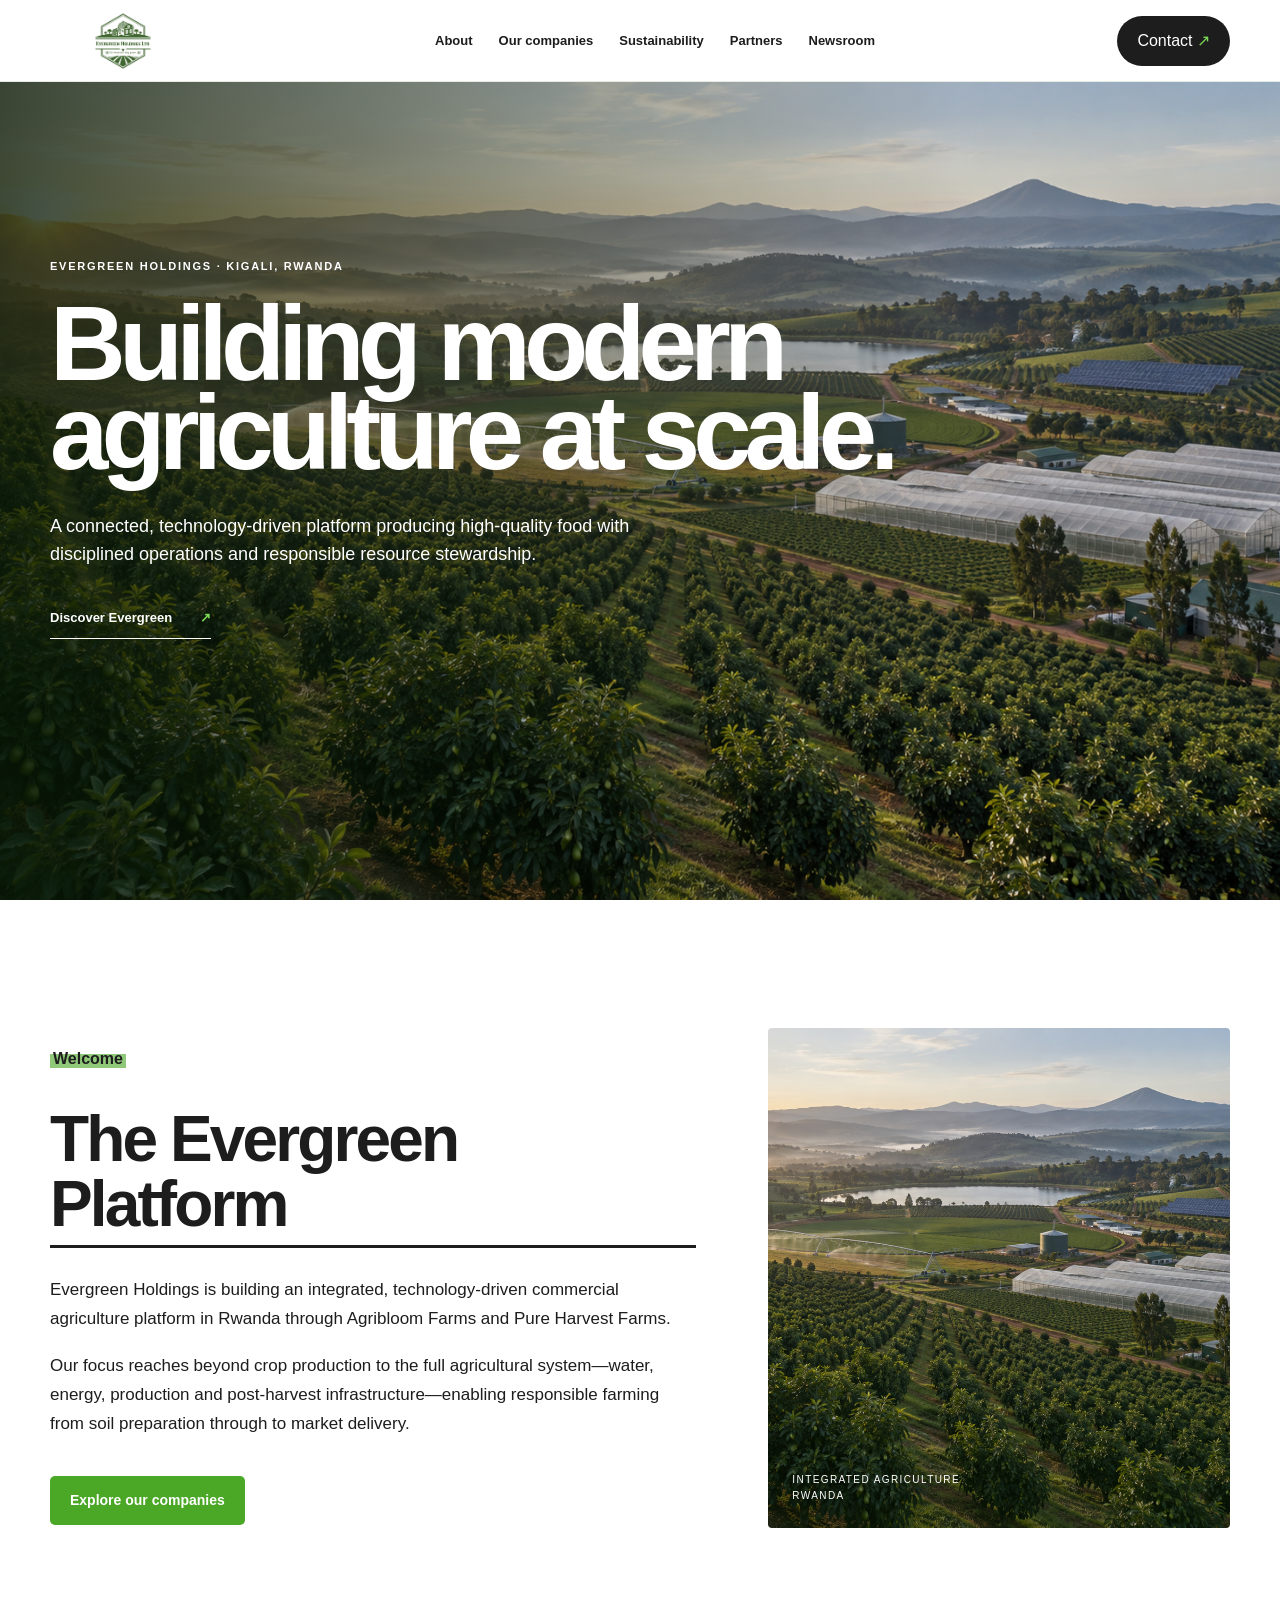
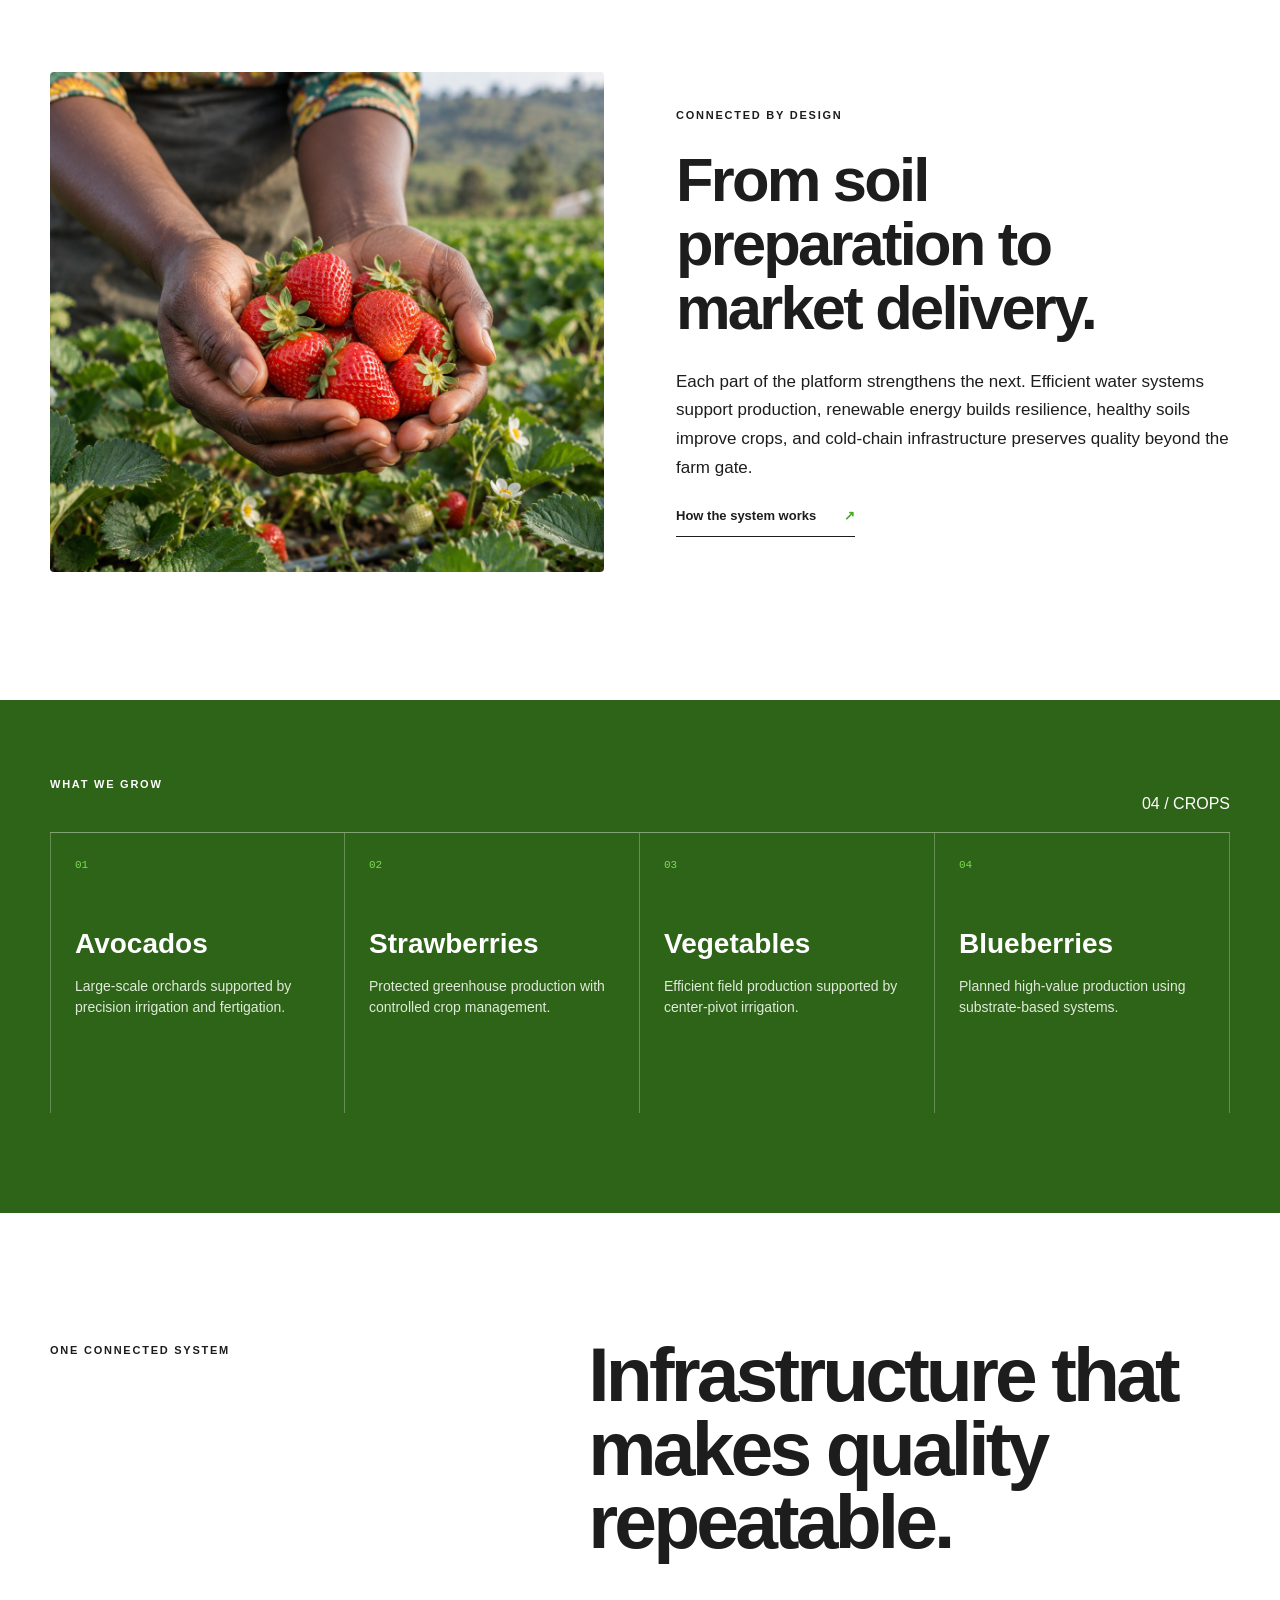
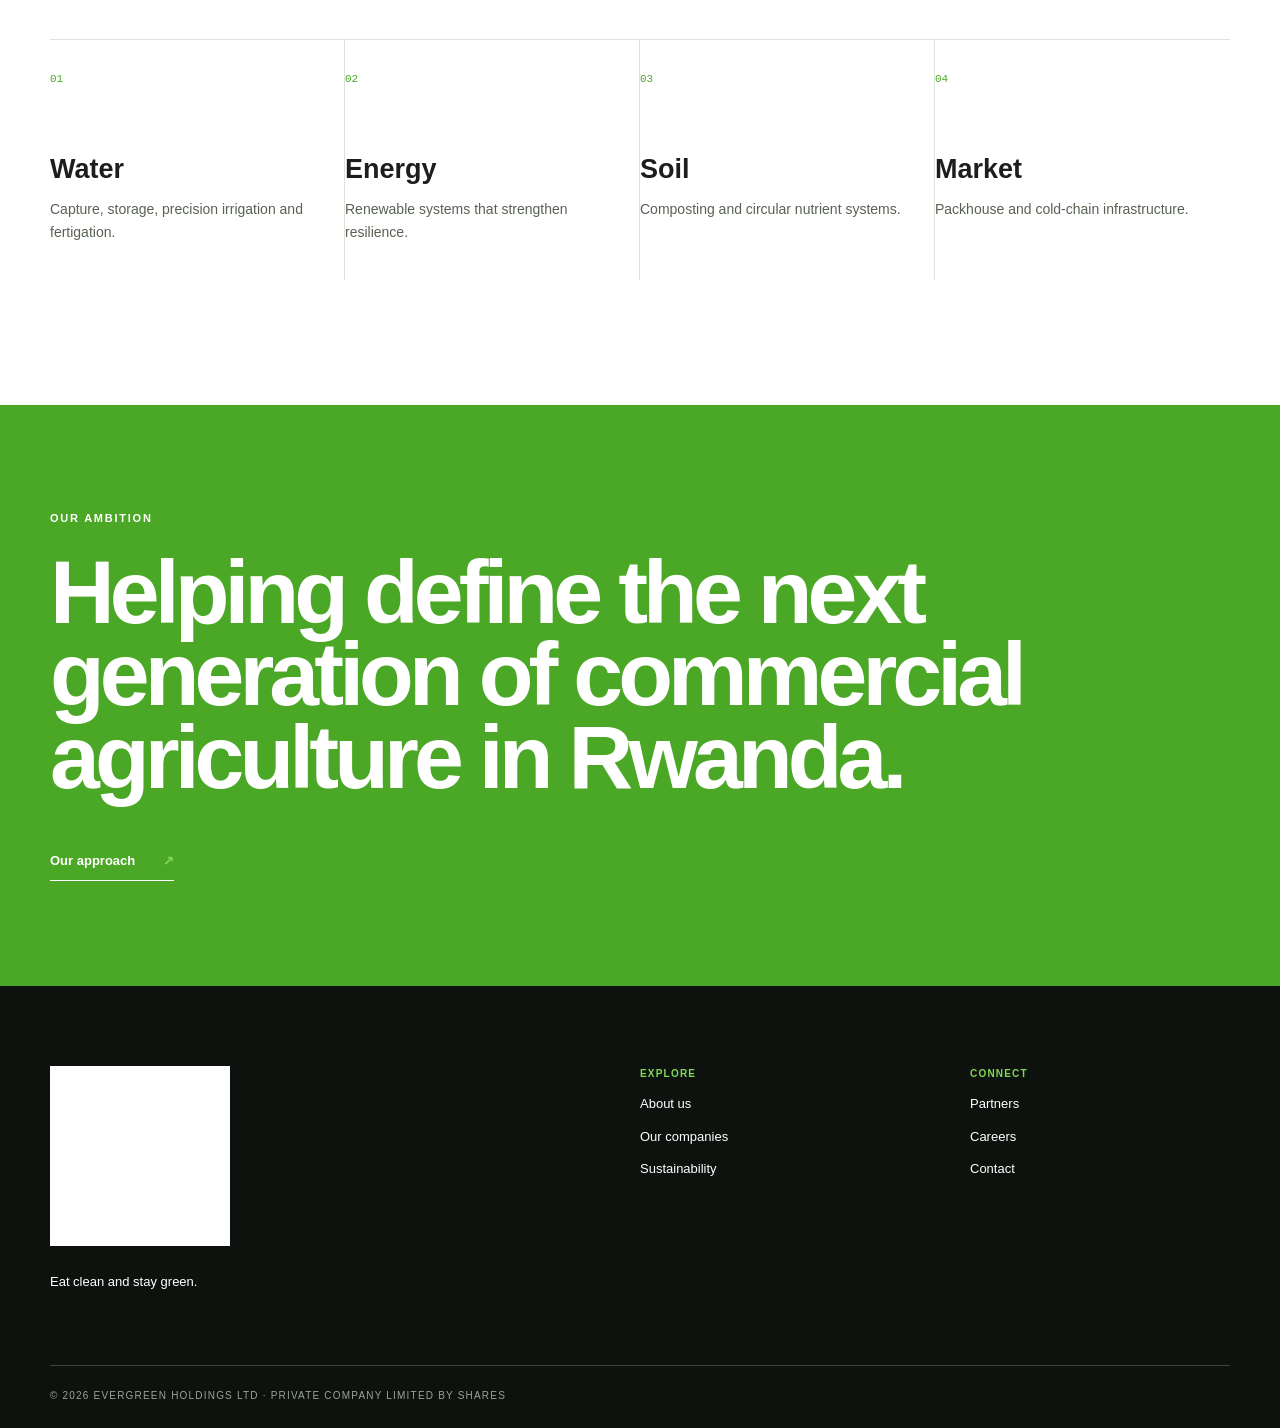
<file: index.html>
<!doctype html><html lang="en"><head><meta charset="utf-8"><meta name="viewport" content="width=device-width,initial-scale=1"><meta name="description" content="Evergreen Holdings is building a connected, technology-driven commercial agriculture platform in Rwanda."><title>Evergreen Holdings Ltd</title><link rel="icon" href="evergreen-logo.jpeg"><link rel="stylesheet" href="style.css"></head><body>
<header class="site-header"><a class="brand" href="index.html"><img src="evergreen-logo.jpeg" alt="Evergreen Holdings Ltd"></a><nav><a href="about.html">About</a><a href="companies.html">Our companies</a><a href="sustainability.html">Sustainability</a><a href="partners.html">Partners</a><a href="newsroom.html">Newsroom</a></nav><a class="contact-pill" href="contact.html">Contact <span>↗</span></a></header>
<main><section class="hero"><div class="hero-shade"></div><div class="hero-content shell"><p class="eyebrow light">Evergreen Holdings · Kigali, Rwanda</p><h1>Building modern agriculture at scale.</h1><p>A connected, technology-driven platform producing high-quality food with disciplined operations and responsible resource stewardship.</p><a class="line-link light" href="about.html">Discover Evergreen <b>↗</b></a></div></section>
<section class="platform shell"><div class="platform-copy"><p class="marker">Welcome</p><h2>The Evergreen Platform</h2><p>Evergreen Holdings is building an integrated, technology-driven commercial agriculture platform in Rwanda through Agribloom Farms and Pure Harvest Farms.</p><p>Our focus reaches beyond crop production to the full agricultural system—water, energy, production and post-harvest infrastructure—enabling responsible farming from soil preparation through to market delivery.</p><a class="button" href="companies.html">Explore our companies</a></div><div class="platform-image"><span>Integrated agriculture<br>Rwanda</span></div></section>
<section class="editorial shell"><img src="pure-harvest-strawberries.png" alt="Fresh strawberries harvested in Rwanda"><div><p class="eyebrow">Connected by design</p><h2>From soil preparation to market delivery.</h2><p>Each part of the platform strengthens the next. Efficient water systems support production, renewable energy builds resilience, healthy soils improve crops, and cold-chain infrastructure preserves quality beyond the farm gate.</p><a class="line-link" href="sustainability.html">How the system works <b>↗</b></a></div></section>
<section class="crop-band"><div class="shell section-head"><p class="eyebrow light">What we grow</p><p>04 / CROPS</p></div><div class="crop-grid shell"><article><span>01</span><h3>Avocados</h3><p>Large-scale orchards supported by precision irrigation and fertigation.</p></article><article><span>02</span><h3>Strawberries</h3><p>Protected greenhouse production with controlled crop management.</p></article><article><span>03</span><h3>Vegetables</h3><p>Efficient field production supported by center-pivot irrigation.</p></article><article><span>04</span><h3>Blueberries</h3><p>Planned high-value production using substrate-based systems.</p></article></div></section>
<section class="home-systems shell"><div><p class="eyebrow">One connected system</p><h2>Infrastructure that makes quality repeatable.</h2></div><div class="systems-grid"><article><span>01</span><h3>Water</h3><p>Capture, storage, precision irrigation and fertigation.</p></article><article><span>02</span><h3>Energy</h3><p>Renewable systems that strengthen resilience.</p></article><article><span>03</span><h3>Soil</h3><p>Composting and circular nutrient systems.</p></article><article><span>04</span><h3>Market</h3><p>Packhouse and cold-chain infrastructure.</p></article></div></section>
<section class="cta"><div class="shell"><p class="eyebrow light">Our ambition</p><h2>Helping define the next generation of commercial agriculture in Rwanda.</h2><a class="line-link light" href="sustainability.html">Our approach <b>↗</b></a></div></section></main>
<footer><div class="shell footer-grid"><div><img src="evergreen-logo.jpeg" alt=""><p>Eat clean and stay green.</p></div><div><b>Explore</b><a href="about.html">About us</a><a href="companies.html">Our companies</a><a href="sustainability.html">Sustainability</a></div><div><b>Connect</b><a href="partners.html">Partners</a><a href="careers.html">Careers</a><a href="contact.html">Contact</a></div></div><div class="shell copyright">© 2026 Evergreen Holdings Ltd · Private company limited by shares</div></footer></body></html>
</file>
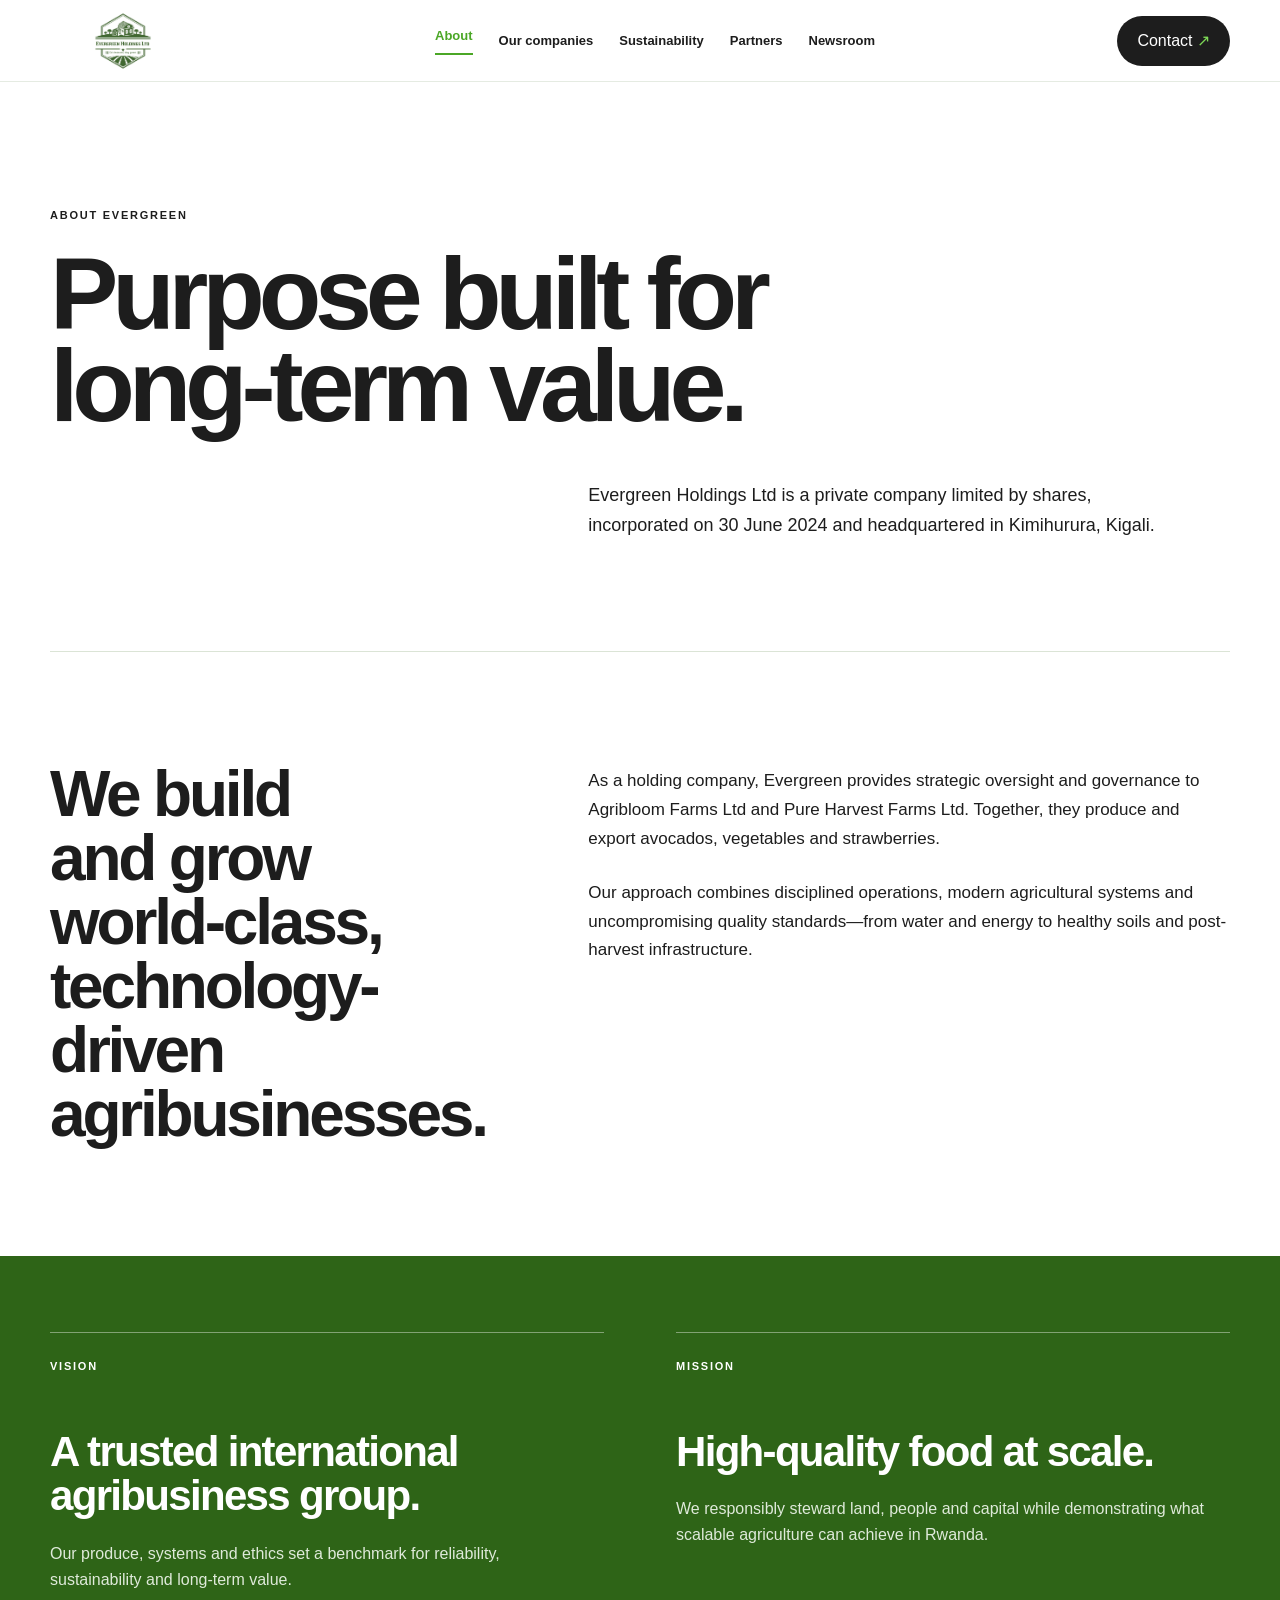
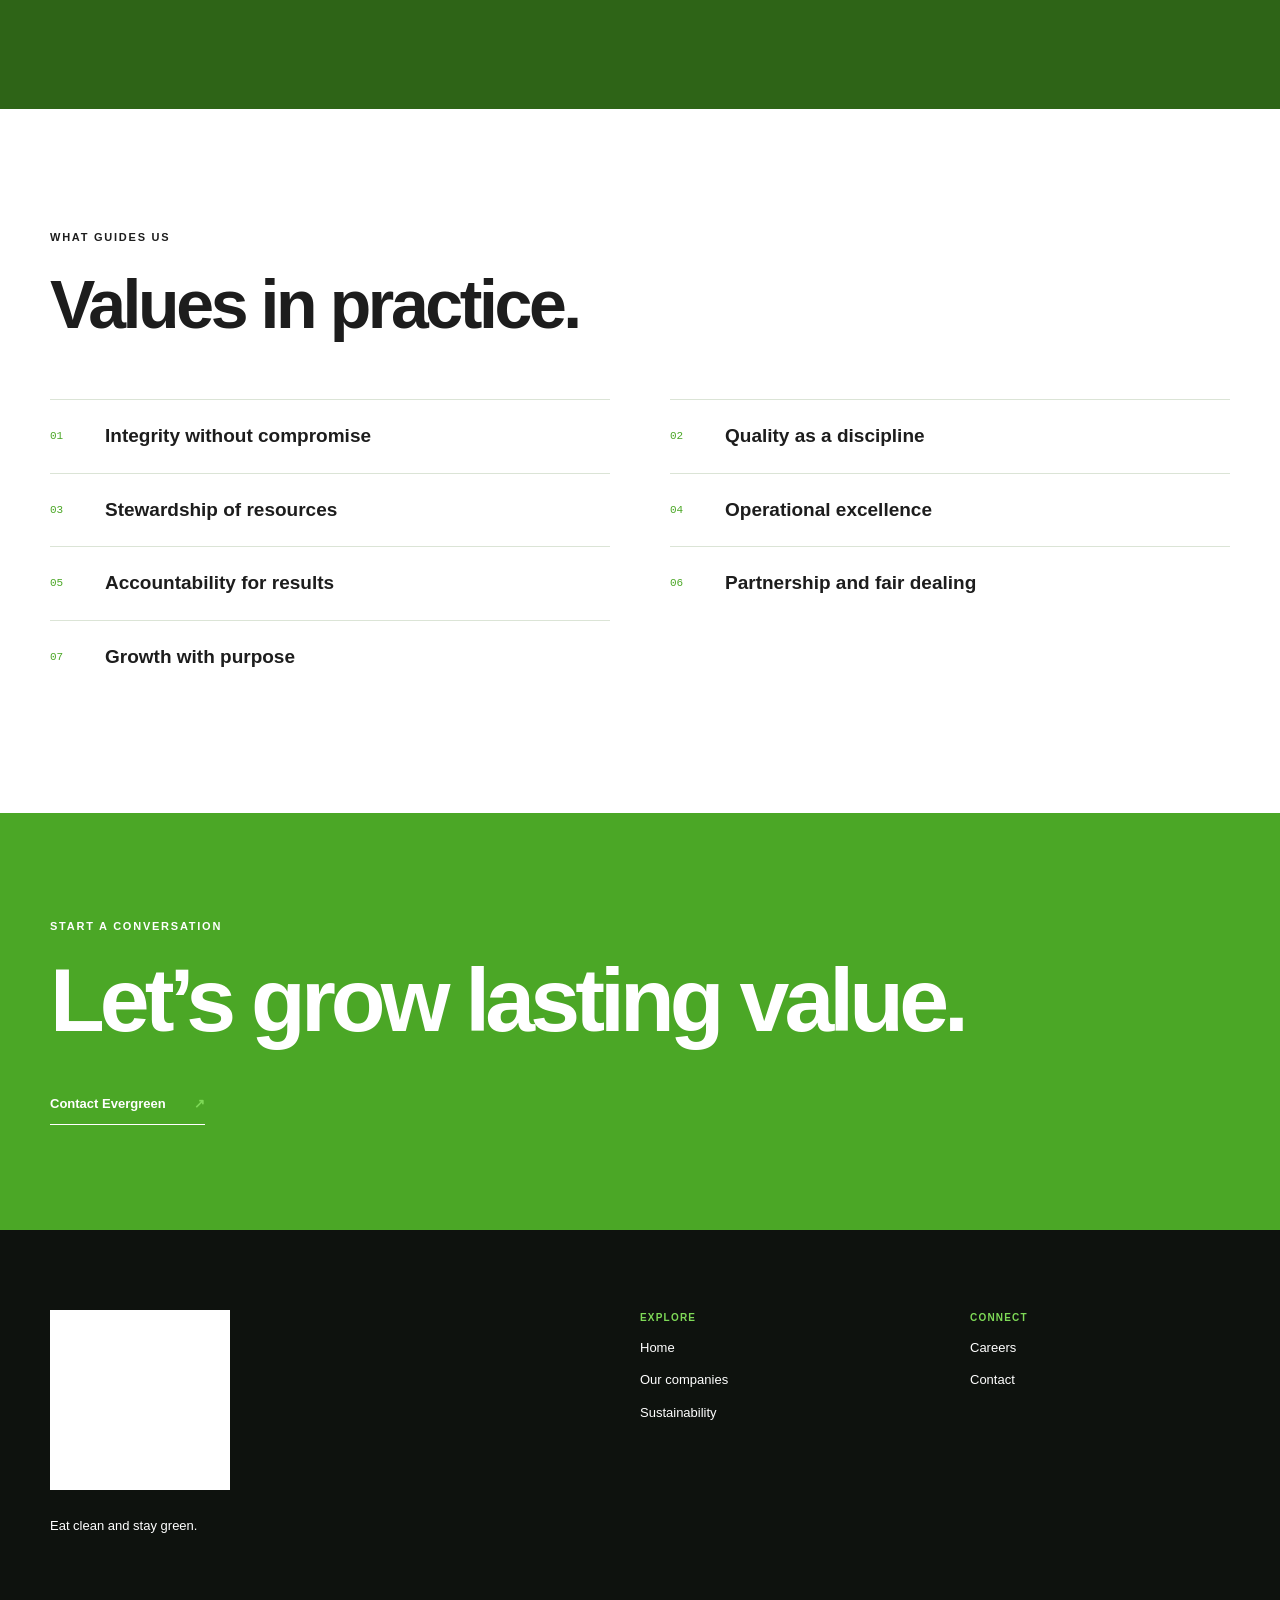
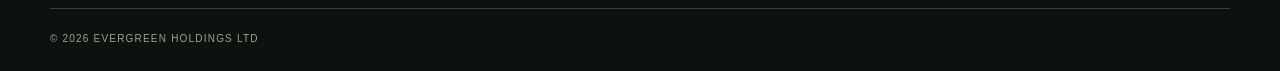
<file: about.html>
<!doctype html><html lang="en"><head><meta charset="utf-8"><meta name="viewport" content="width=device-width,initial-scale=1"><title>About | Evergreen Holdings</title><link rel="stylesheet" href="style.css"></head><body><header class="site-header"><a class="brand" href="index.html"><img src="evergreen-logo.jpeg" alt="Evergreen Holdings Ltd"></a><nav><a class="active" href="about.html">About</a><a href="companies.html">Our companies</a><a href="sustainability.html">Sustainability</a><a href="partners.html">Partners</a><a href="newsroom.html">Newsroom</a></nav><a class="contact-pill" href="contact.html">Contact <span>↗</span></a></header><main>
<section class="page-hero shell"><p class="eyebrow">About Evergreen</p><h1>Purpose built for long-term value.</h1><p>Evergreen Holdings Ltd is a private company limited by shares, incorporated on 30 June 2024 and headquartered in Kimihurura, Kigali.</p></section>
<section class="split shell"><h2>We build and grow world-class, technology-driven agribusinesses.</h2><div><p>As a holding company, Evergreen provides strategic oversight and governance to Agribloom Farms Ltd and Pure Harvest Farms Ltd. Together, they produce and export avocados, vegetables and strawberries.</p><p>Our approach combines disciplined operations, modern agricultural systems and uncompromising quality standards—from water and energy to healthy soils and post-harvest infrastructure.</p></div></section>
<section class="green-section"><div class="shell two-up"><article><p class="eyebrow light">Vision</p><h2>A trusted international agribusiness group.</h2><p>Our produce, systems and ethics set a benchmark for reliability, sustainability and long-term value.</p></article><article><p class="eyebrow light">Mission</p><h2>High-quality food at scale.</h2><p>We responsibly steward land, people and capital while demonstrating what scalable agriculture can achieve in Rwanda.</p></article></div></section>
<section class="values shell"><p class="eyebrow">What guides us</p><h2>Values in practice.</h2><div><article><span>01</span><h3>Integrity without compromise</h3></article><article><span>02</span><h3>Quality as a discipline</h3></article><article><span>03</span><h3>Stewardship of resources</h3></article><article><span>04</span><h3>Operational excellence</h3></article><article><span>05</span><h3>Accountability for results</h3></article><article><span>06</span><h3>Partnership and fair dealing</h3></article><article><span>07</span><h3>Growth with purpose</h3></article></div></section><section class="cta"><div class="shell"><p class="eyebrow light">Start a conversation</p><h2>Let’s grow lasting value.</h2><a class="line-link light" href="contact.html">Contact Evergreen <b>↗</b></a></div></section></main><footer><div class="shell footer-grid"><div><img src="evergreen-logo.jpeg" alt=""><p>Eat clean and stay green.</p></div><div><b>Explore</b><a href="index.html">Home</a><a href="companies.html">Our companies</a><a href="sustainability.html">Sustainability</a></div><div><b>Connect</b><a href="careers.html">Careers</a><a href="contact.html">Contact</a></div></div><div class="shell copyright">© 2026 Evergreen Holdings Ltd</div></footer></body></html>
</file>
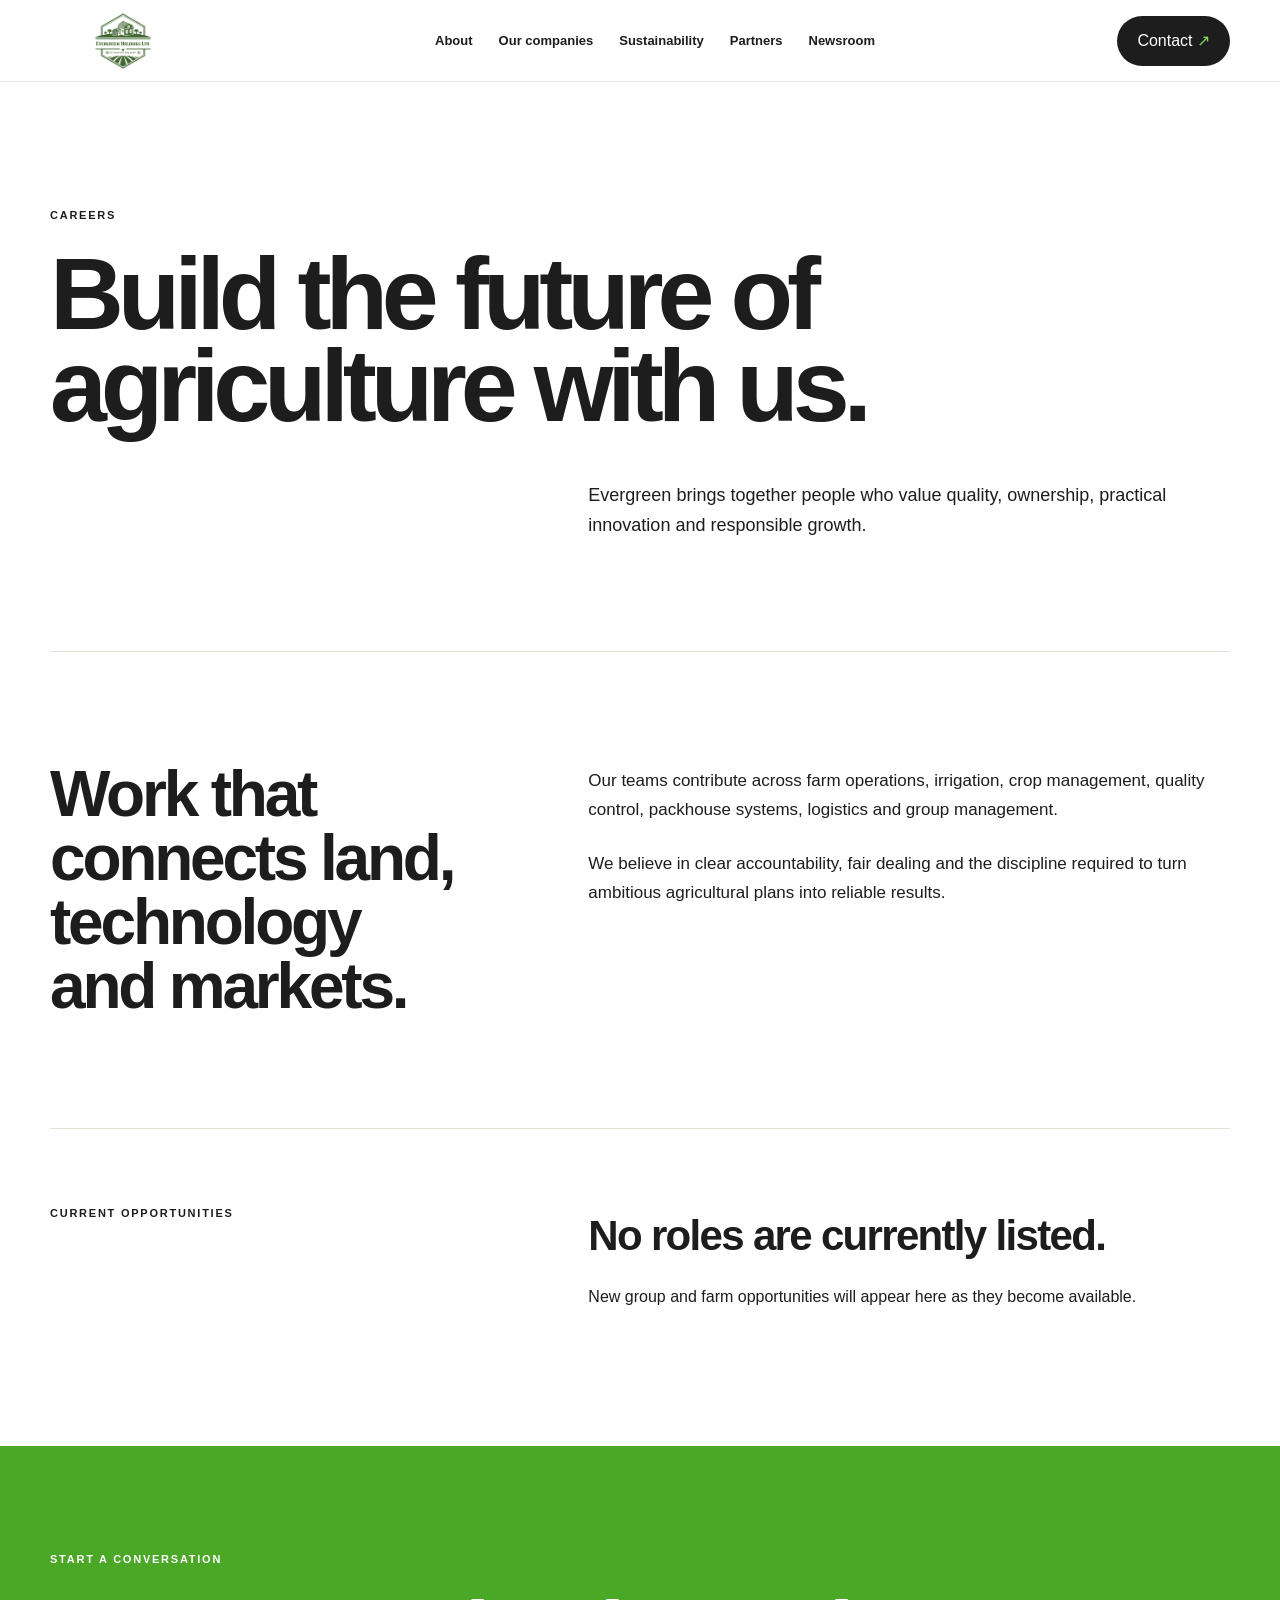
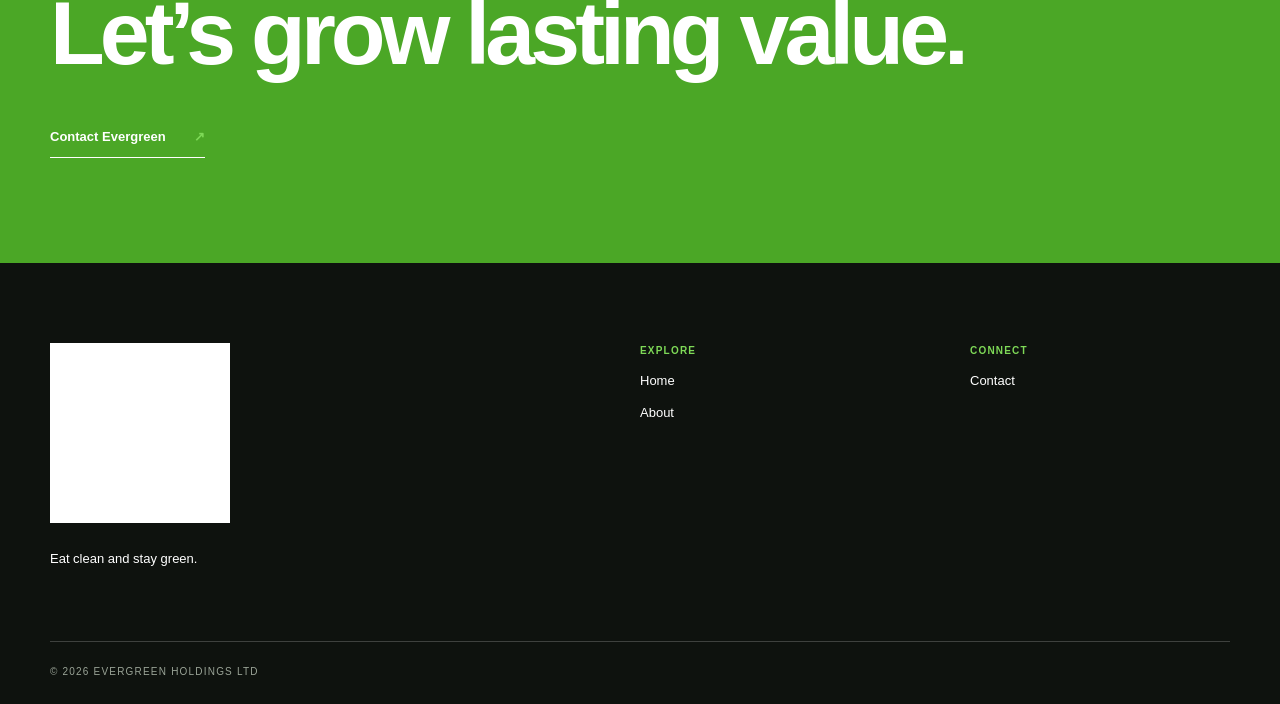
<file: careers.html>
<!doctype html><html lang="en"><head><meta charset="utf-8"><meta name="viewport" content="width=device-width,initial-scale=1"><title>Careers | Evergreen Holdings</title><link rel="stylesheet" href="style.css"></head><body><header class="site-header"><a class="brand" href="index.html"><img src="evergreen-logo.jpeg" alt="Evergreen Holdings Ltd"></a><nav><a href="about.html">About</a><a href="companies.html">Our companies</a><a href="sustainability.html">Sustainability</a><a href="partners.html">Partners</a><a href="newsroom.html">Newsroom</a></nav><a class="contact-pill" href="contact.html">Contact <span>↗</span></a></header><main><section class="page-hero shell"><p class="eyebrow">Careers</p><h1>Build the future of agriculture with us.</h1><p>Evergreen brings together people who value quality, ownership, practical innovation and responsible growth.</p></section><section class="split shell"><h2>Work that connects land, technology and markets.</h2><div><p>Our teams contribute across farm operations, irrigation, crop management, quality control, packhouse systems, logistics and group management.</p><p>We believe in clear accountability, fair dealing and the discipline required to turn ambitious agricultural plans into reliable results.</p></div></section><section class="openings shell"><p class="eyebrow">Current opportunities</p><div><h2>No roles are currently listed.</h2><p>New group and farm opportunities will appear here as they become available.</p></div></section><section class="cta"><div class="shell"><p class="eyebrow light">Start a conversation</p><h2>Let’s grow lasting value.</h2><a class="line-link light" href="contact.html">Contact Evergreen <b>↗</b></a></div></section></main><footer><div class="shell footer-grid"><div><img src="evergreen-logo.jpeg" alt=""><p>Eat clean and stay green.</p></div><div><b>Explore</b><a href="index.html">Home</a><a href="about.html">About</a></div><div><b>Connect</b><a href="contact.html">Contact</a></div></div><div class="shell copyright">© 2026 Evergreen Holdings Ltd</div></footer></body></html>
</file>
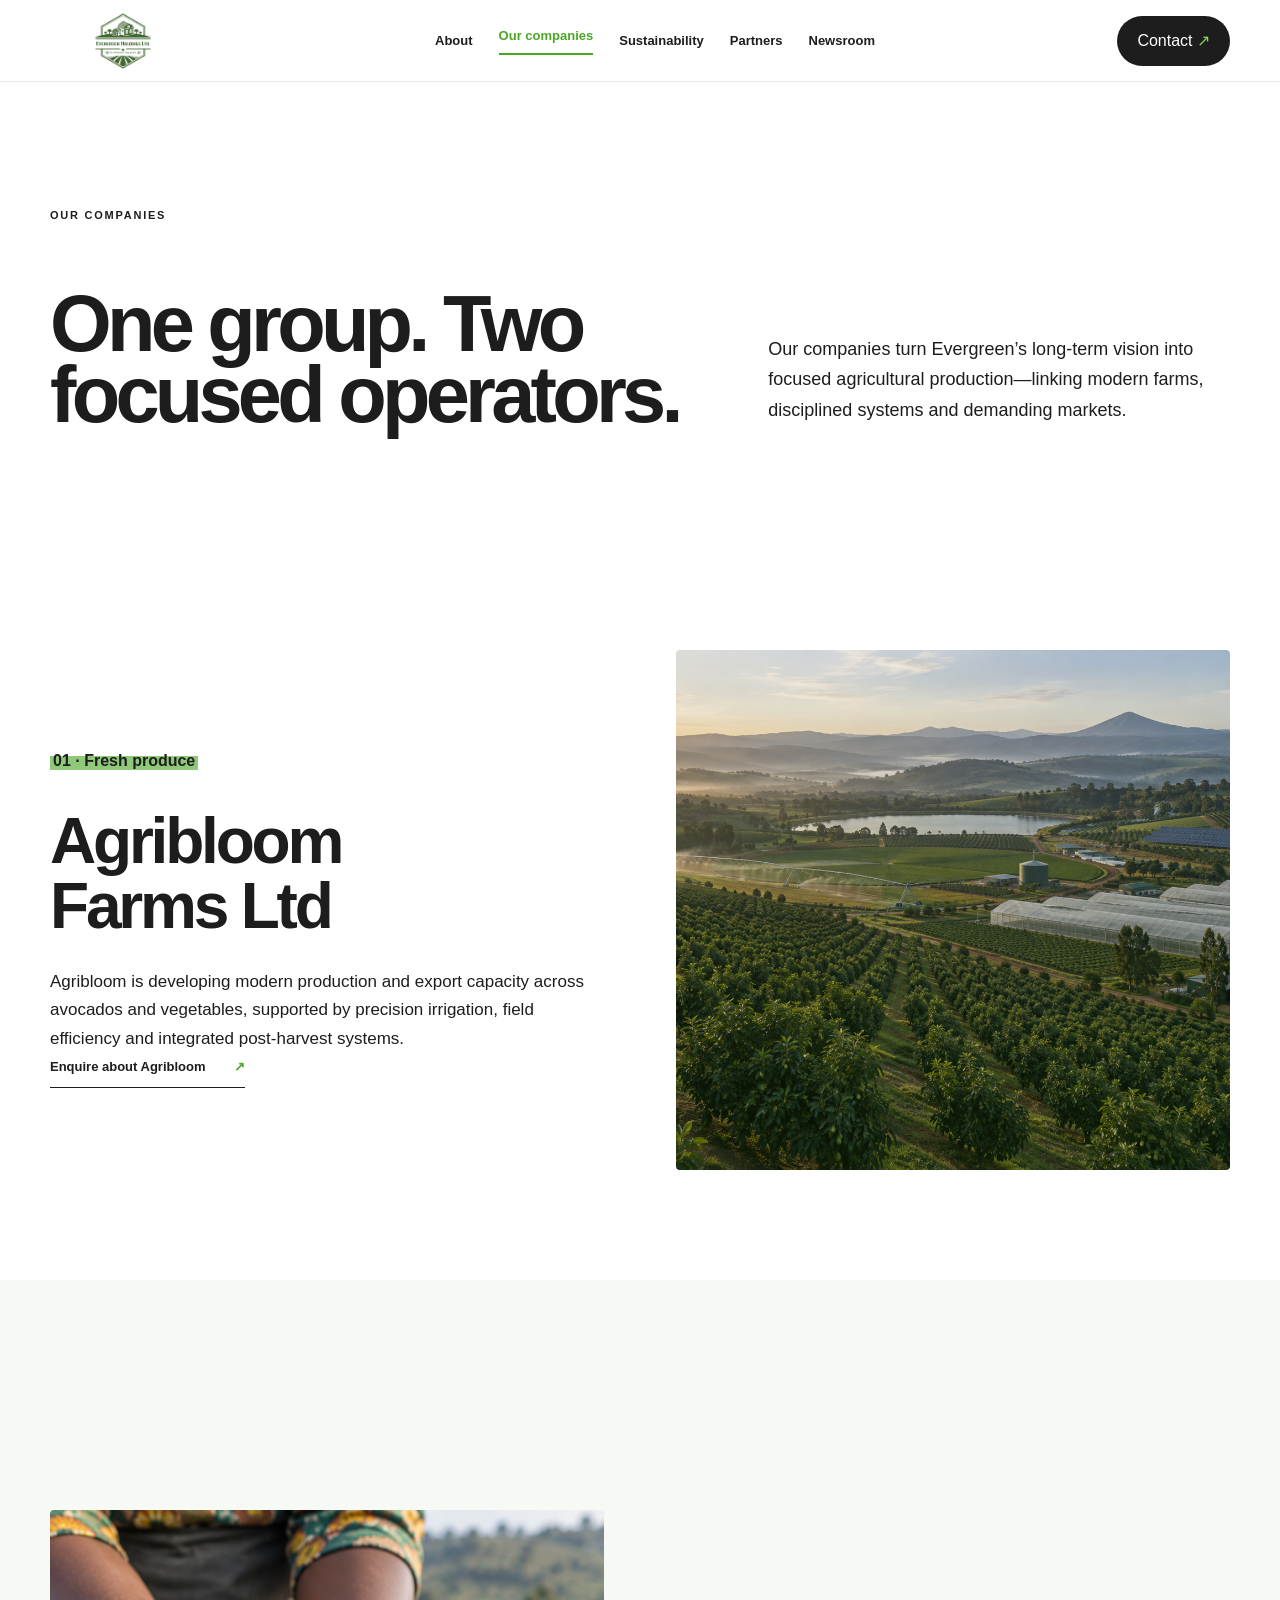
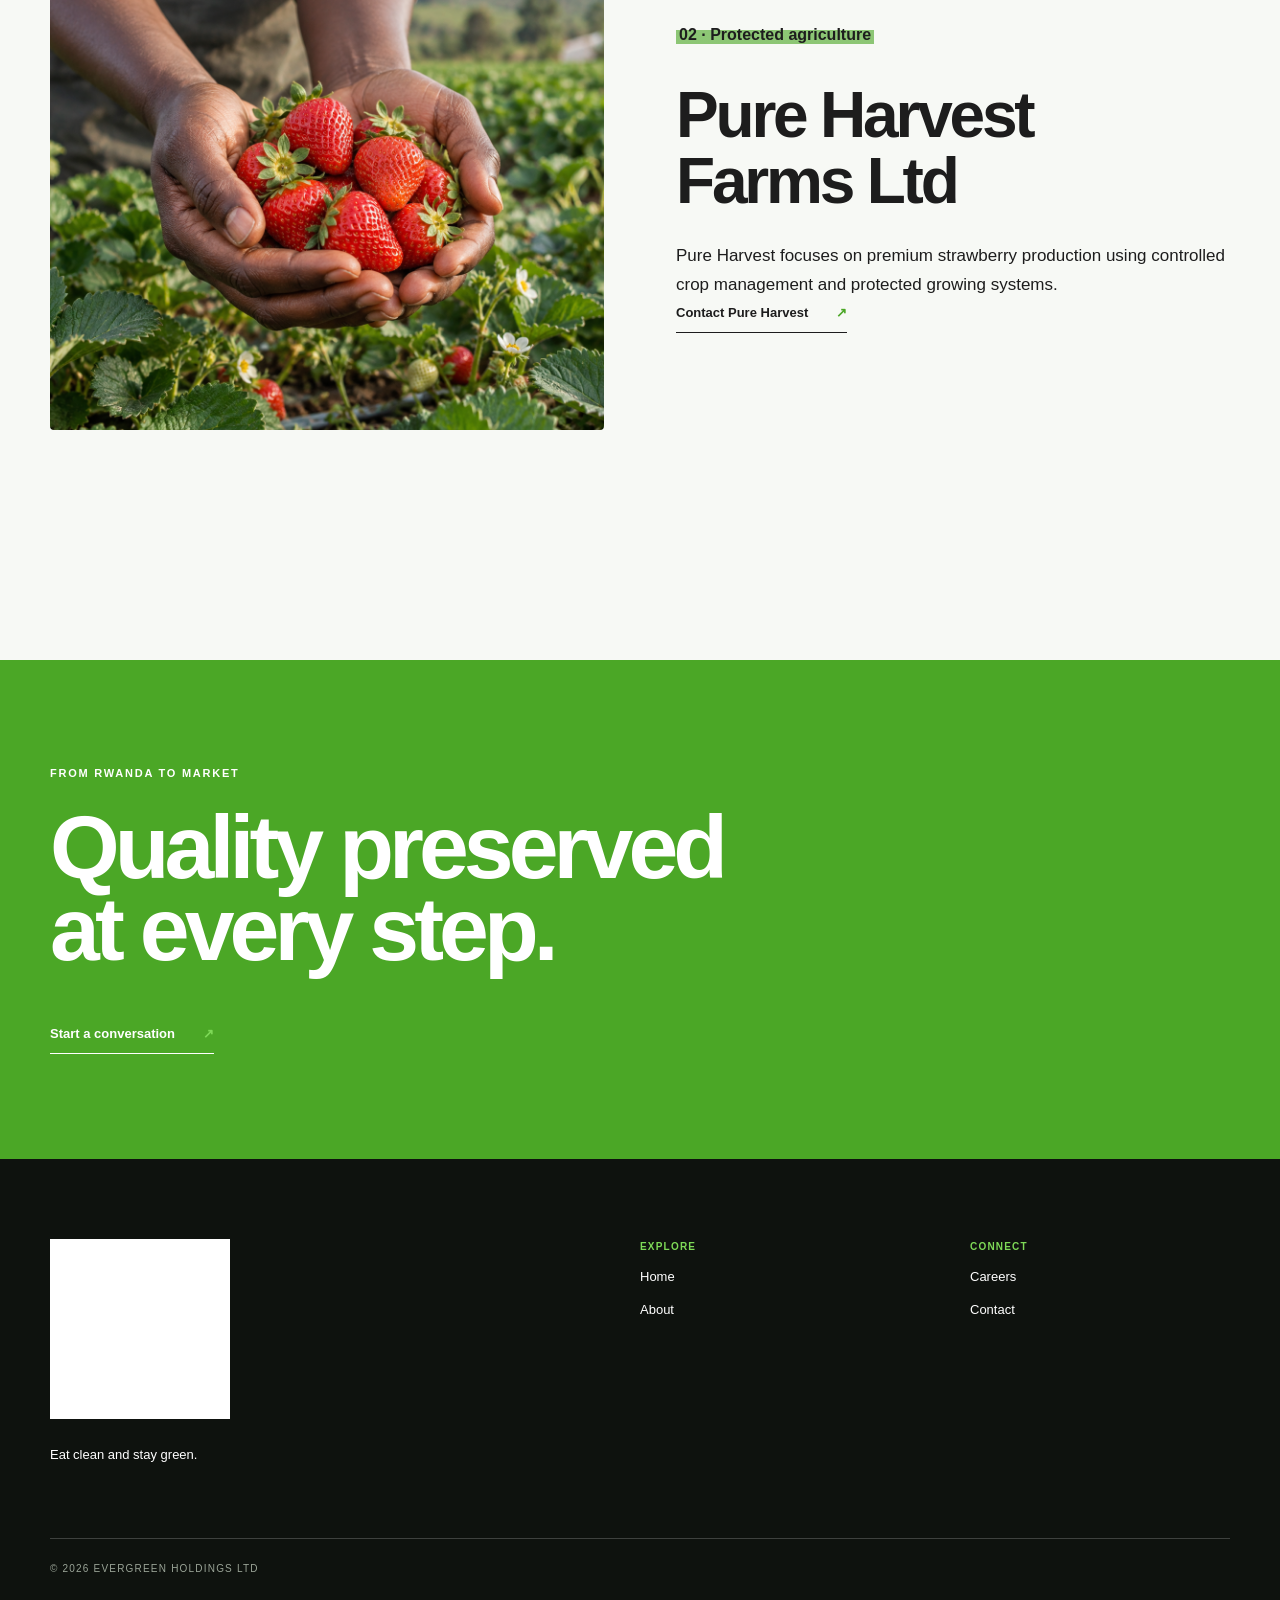
<file: companies.html>
<!doctype html><html lang="en"><head><meta charset="utf-8"><meta name="viewport" content="width=device-width,initial-scale=1"><title>Our Companies | Evergreen Holdings</title><link rel="stylesheet" href="style.css"></head><body><header class="site-header"><a class="brand" href="index.html"><img src="evergreen-logo.jpeg" alt="Evergreen Holdings Ltd"></a><nav><a href="about.html">About</a><a class="active" href="companies.html">Our companies</a><a href="sustainability.html">Sustainability</a><a href="partners.html">Partners</a><a href="newsroom.html">Newsroom</a></nav><a class="contact-pill" href="contact.html">Contact <span>↗</span></a></header><main><section class="page-hero companies-hero shell"><p class="eyebrow">Our companies</p><h1>One group. Two focused operators.</h1><p>Our companies turn Evergreen’s long-term vision into focused agricultural production—linking modern farms, disciplined systems and demanding markets.</p></section><section class="company-story shell"><div class="company-copy"><p class="marker">01 · Fresh produce</p><h2>Agribloom Farms Ltd</h2><p>Agribloom is developing modern production and export capacity across avocados and vegetables, supported by precision irrigation, field efficiency and integrated post-harvest systems.</p><a class="line-link" href="contact.html">Enquire about Agribloom <b>↗</b></a></div><div class="company-photo orchard"></div></section><section class="soft-section"><div class="company-story shell"><img class="company-photo" src="pure-harvest-strawberries.png" alt="Fresh strawberries"><div class="company-copy"><p class="marker">02 · Protected agriculture</p><h2>Pure Harvest Farms Ltd</h2><p>Pure Harvest focuses on premium strawberry production using controlled crop management and protected growing systems.</p><a class="line-link" href="contact.html">Contact Pure Harvest <b>↗</b></a></div></div></section><section class="cta"><div class="shell"><p class="eyebrow light">From Rwanda to market</p><h2>Quality preserved at every step.</h2><a class="line-link light" href="contact.html">Start a conversation <b>↗</b></a></div></section></main><footer><div class="shell footer-grid"><div><img src="evergreen-logo.jpeg" alt=""><p>Eat clean and stay green.</p></div><div><b>Explore</b><a href="index.html">Home</a><a href="about.html">About</a></div><div><b>Connect</b><a href="careers.html">Careers</a><a href="contact.html">Contact</a></div></div><div class="shell copyright">© 2026 Evergreen Holdings Ltd</div></footer></body></html>
</file>
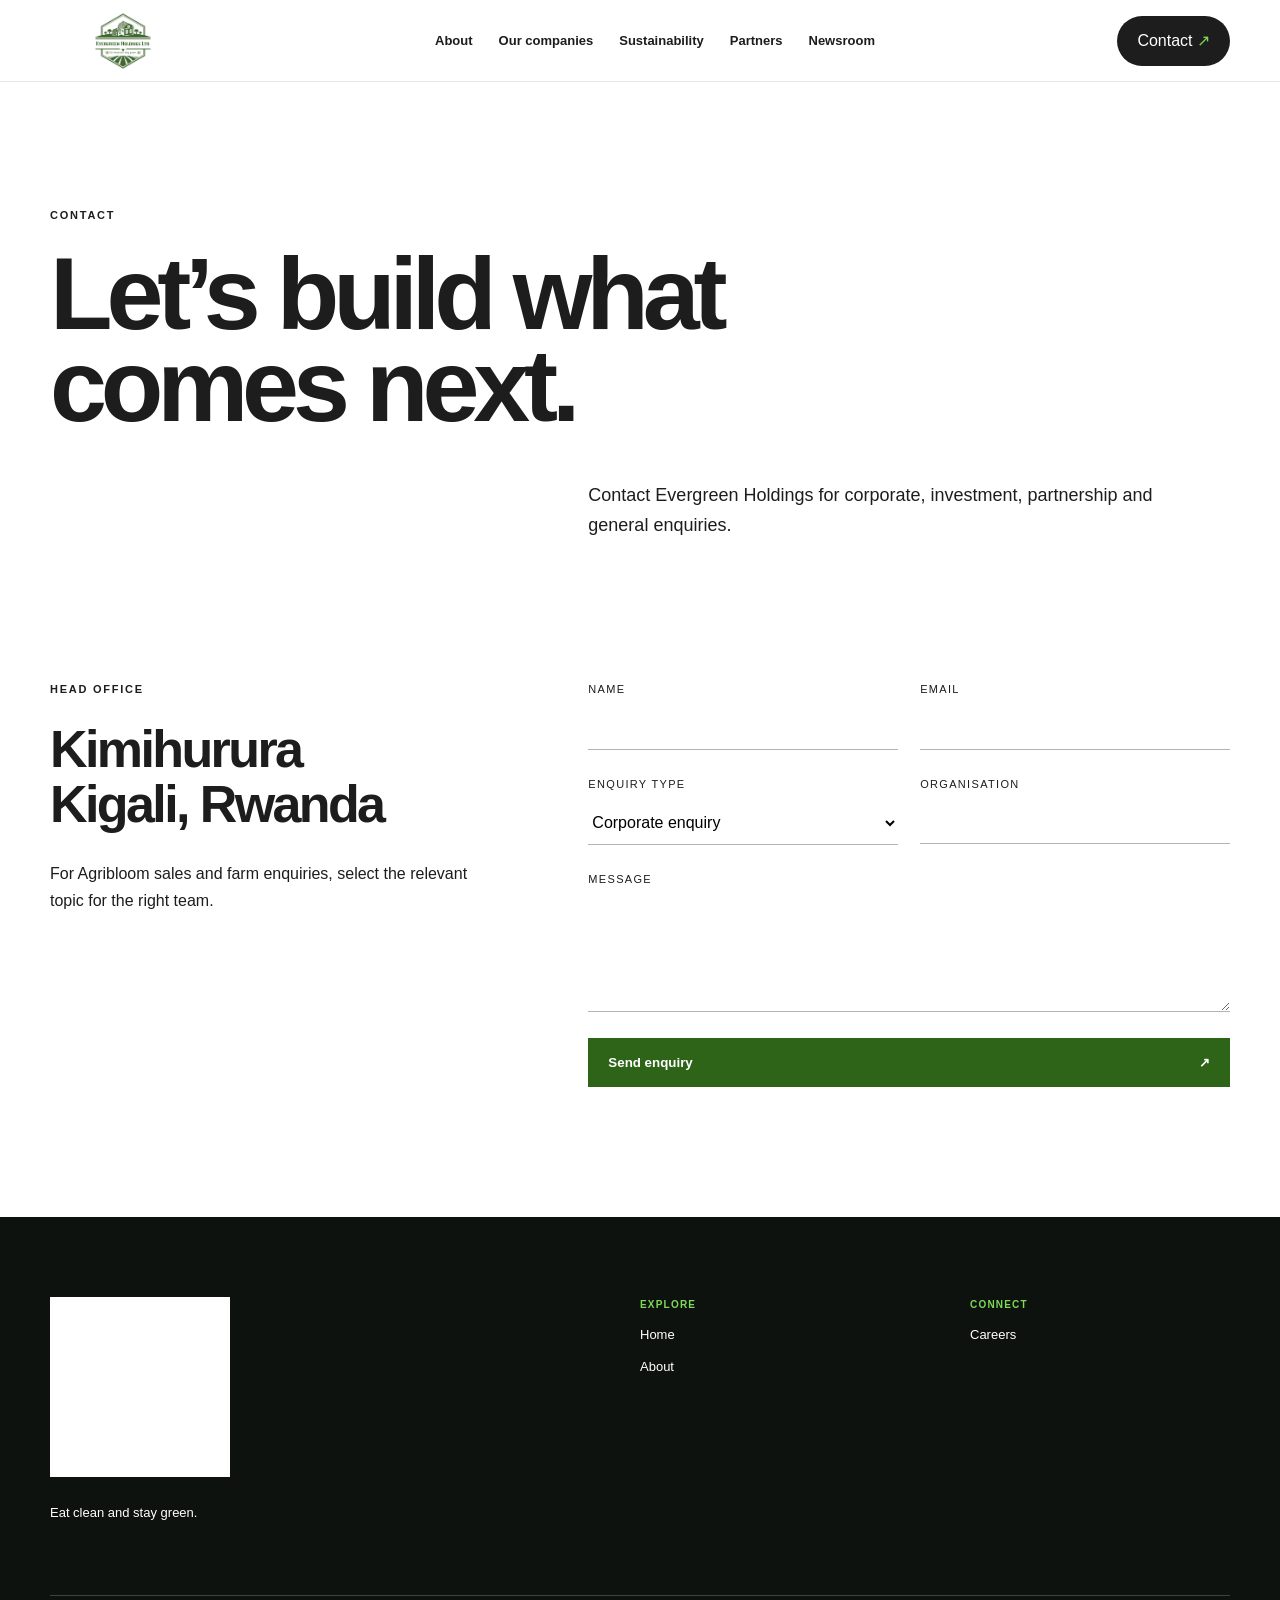
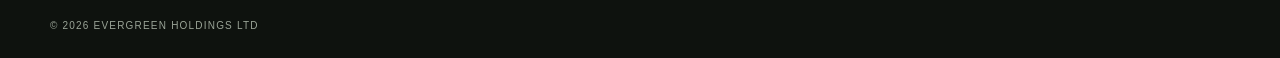
<file: contact.html>
<!doctype html><html lang="en"><head><meta charset="utf-8"><meta name="viewport" content="width=device-width,initial-scale=1"><title>Contact | Evergreen Holdings</title><link rel="stylesheet" href="style.css"></head><body><header class="site-header"><a class="brand" href="index.html"><img src="evergreen-logo.jpeg" alt="Evergreen Holdings Ltd"></a><nav><a href="about.html">About</a><a href="companies.html">Our companies</a><a href="sustainability.html">Sustainability</a><a href="partners.html">Partners</a><a href="newsroom.html">Newsroom</a></nav><a class="contact-pill" href="contact.html">Contact <span>↗</span></a></header><main><section class="page-hero shell"><p class="eyebrow">Contact</p><h1>Let’s build what comes next.</h1><p>Contact Evergreen Holdings for corporate, investment, partnership and general enquiries.</p></section><section class="contact-page shell"><div><p class="eyebrow">Head office</p><h2>Kimihurura<br>Kigali, Rwanda</h2><p>For Agribloom sales and farm enquiries, select the relevant topic for the right team.</p></div><form action="#"><label>Name<input required></label><label>Email<input type="email" required></label><label>Enquiry type<select><option>Corporate enquiry</option><option>Investment or partnership</option><option>Agribloom sales</option><option>Careers</option><option>Media</option></select></label><label>Organisation<input></label><label class="wide">Message<textarea rows="5" required></textarea></label><button type="submit">Send enquiry <span>↗</span></button></form></section></main><footer><div class="shell footer-grid"><div><img src="evergreen-logo.jpeg" alt=""><p>Eat clean and stay green.</p></div><div><b>Explore</b><a href="index.html">Home</a><a href="about.html">About</a></div><div><b>Connect</b><a href="careers.html">Careers</a></div></div><div class="shell copyright">© 2026 Evergreen Holdings Ltd</div></footer></body></html>
</file>
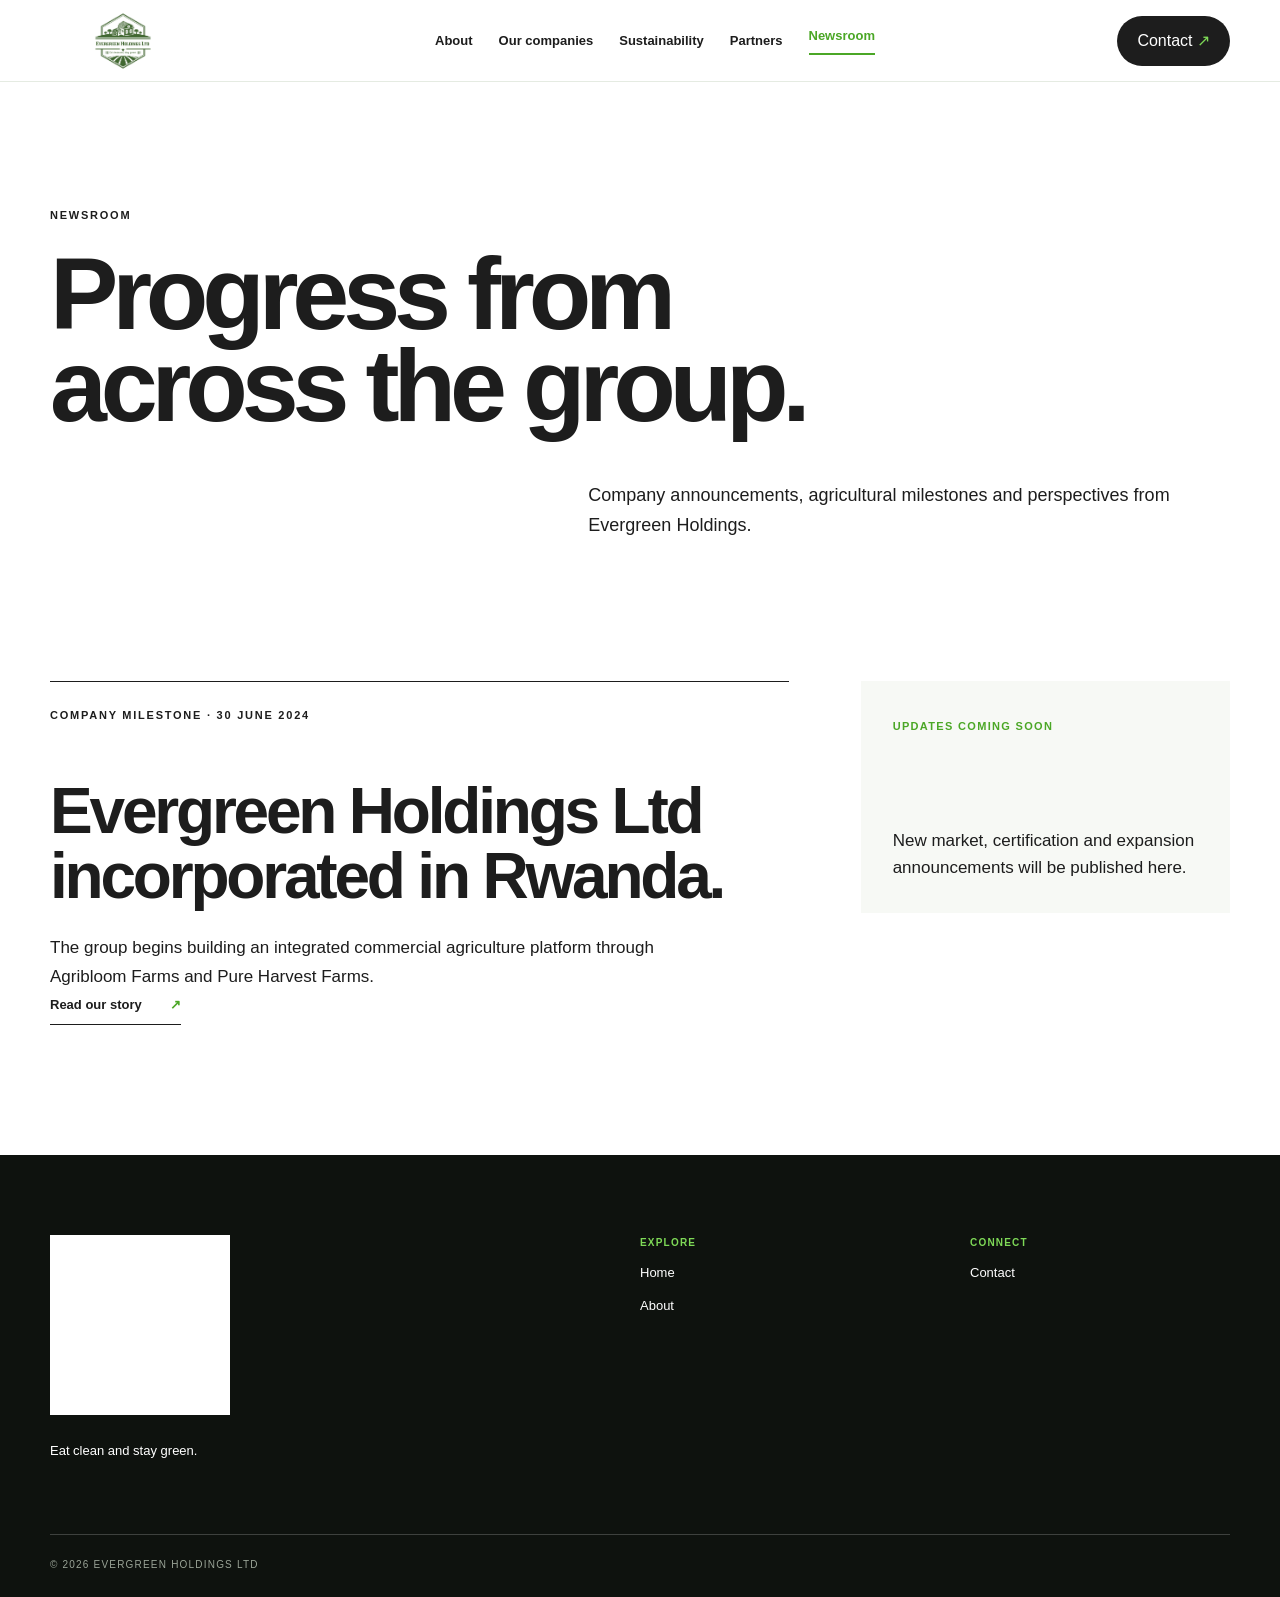
<file: newsroom.html>
<!doctype html><html lang="en"><head><meta charset="utf-8"><meta name="viewport" content="width=device-width,initial-scale=1"><title>Newsroom | Evergreen Holdings</title><link rel="stylesheet" href="style.css"></head><body><header class="site-header"><a class="brand" href="index.html"><img src="evergreen-logo.jpeg" alt="Evergreen Holdings Ltd"></a><nav><a href="about.html">About</a><a href="companies.html">Our companies</a><a href="sustainability.html">Sustainability</a><a href="partners.html">Partners</a><a class="active" href="newsroom.html">Newsroom</a></nav><a class="contact-pill" href="contact.html">Contact <span>↗</span></a></header><main><section class="page-hero shell"><p class="eyebrow">Newsroom</p><h1>Progress from across the group.</h1><p>Company announcements, agricultural milestones and perspectives from Evergreen Holdings.</p></section><section class="news-page shell"><article><p class="eyebrow">Company milestone · 30 June 2024</p><h2>Evergreen Holdings Ltd incorporated in Rwanda.</h2><p>The group begins building an integrated commercial agriculture platform through Agribloom Farms and Pure Harvest Farms.</p><a class="line-link" href="about.html">Read our story <b>↗</b></a></article><aside><span>Updates coming soon</span><p>New market, certification and expansion announcements will be published here.</p></aside></section></main><footer><div class="shell footer-grid"><div><img src="evergreen-logo.jpeg" alt=""><p>Eat clean and stay green.</p></div><div><b>Explore</b><a href="index.html">Home</a><a href="about.html">About</a></div><div><b>Connect</b><a href="contact.html">Contact</a></div></div><div class="shell copyright">© 2026 Evergreen Holdings Ltd</div></footer></body></html>
</file>
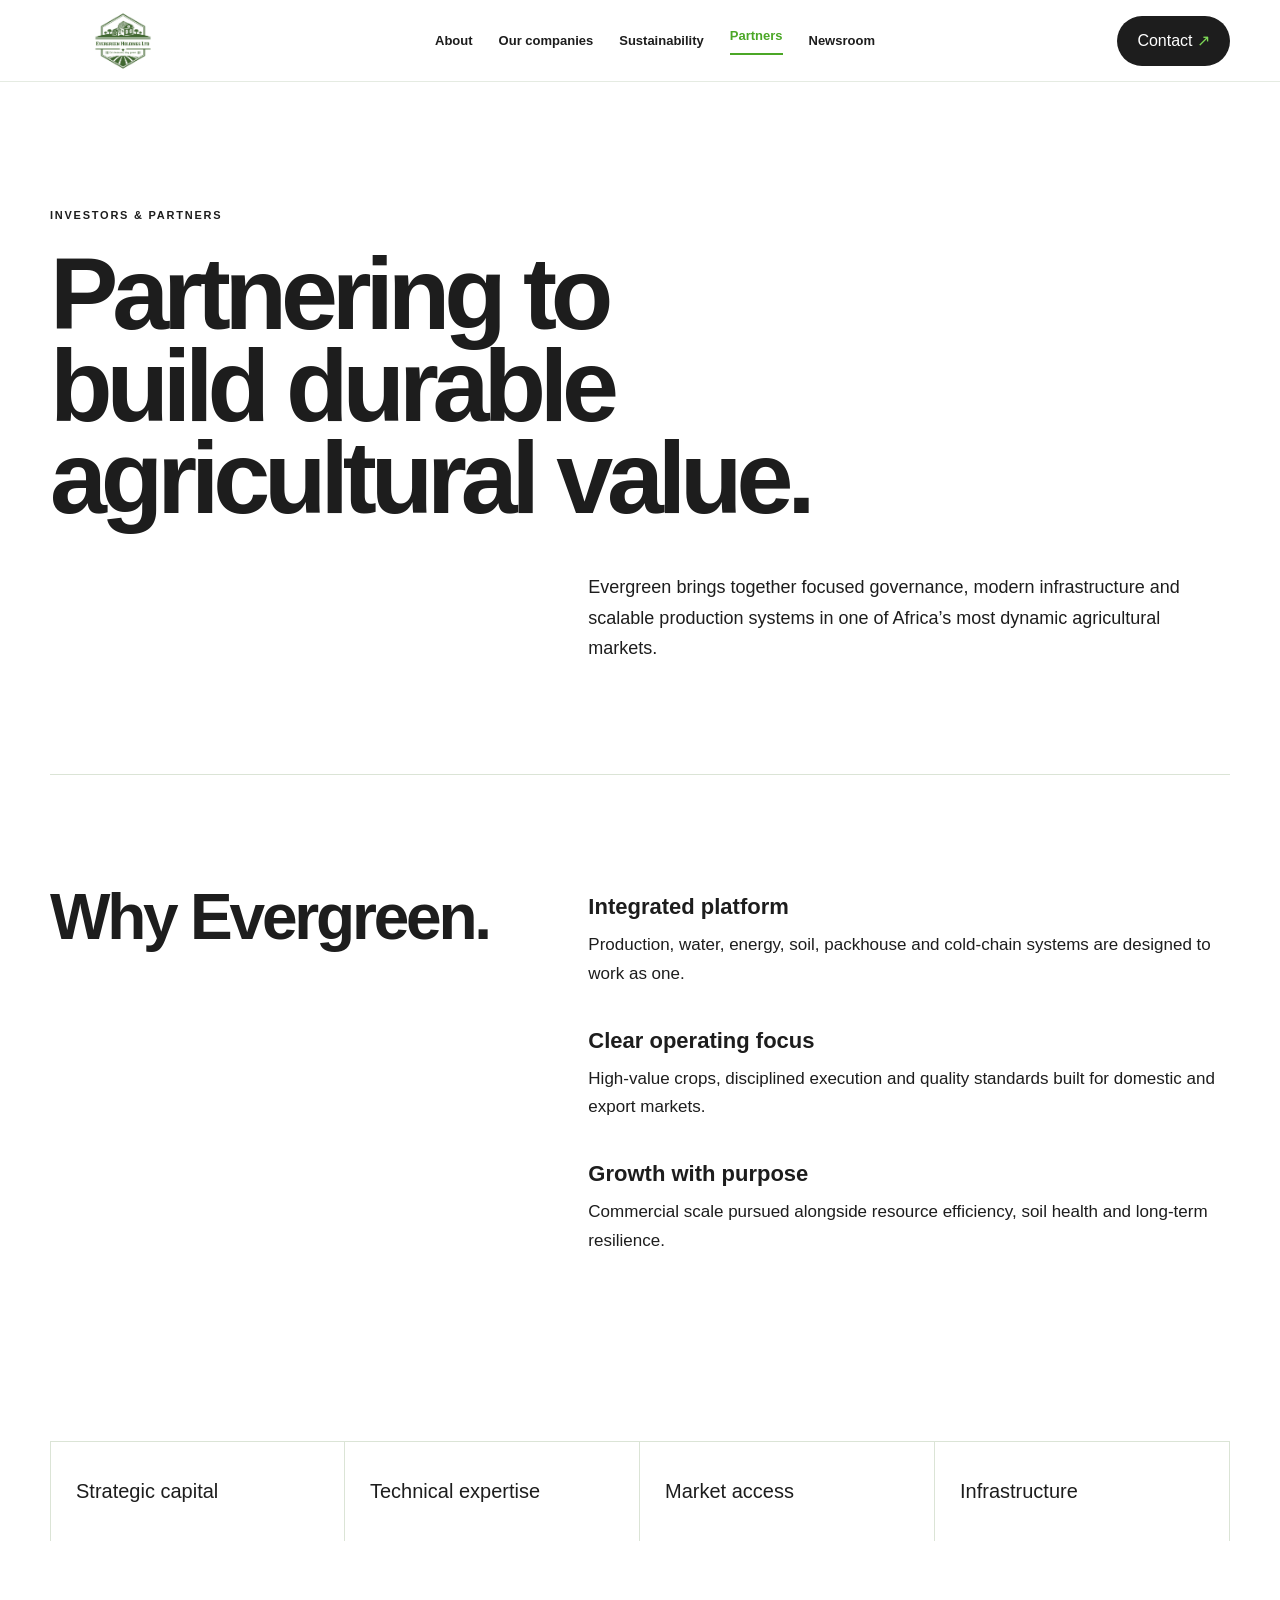
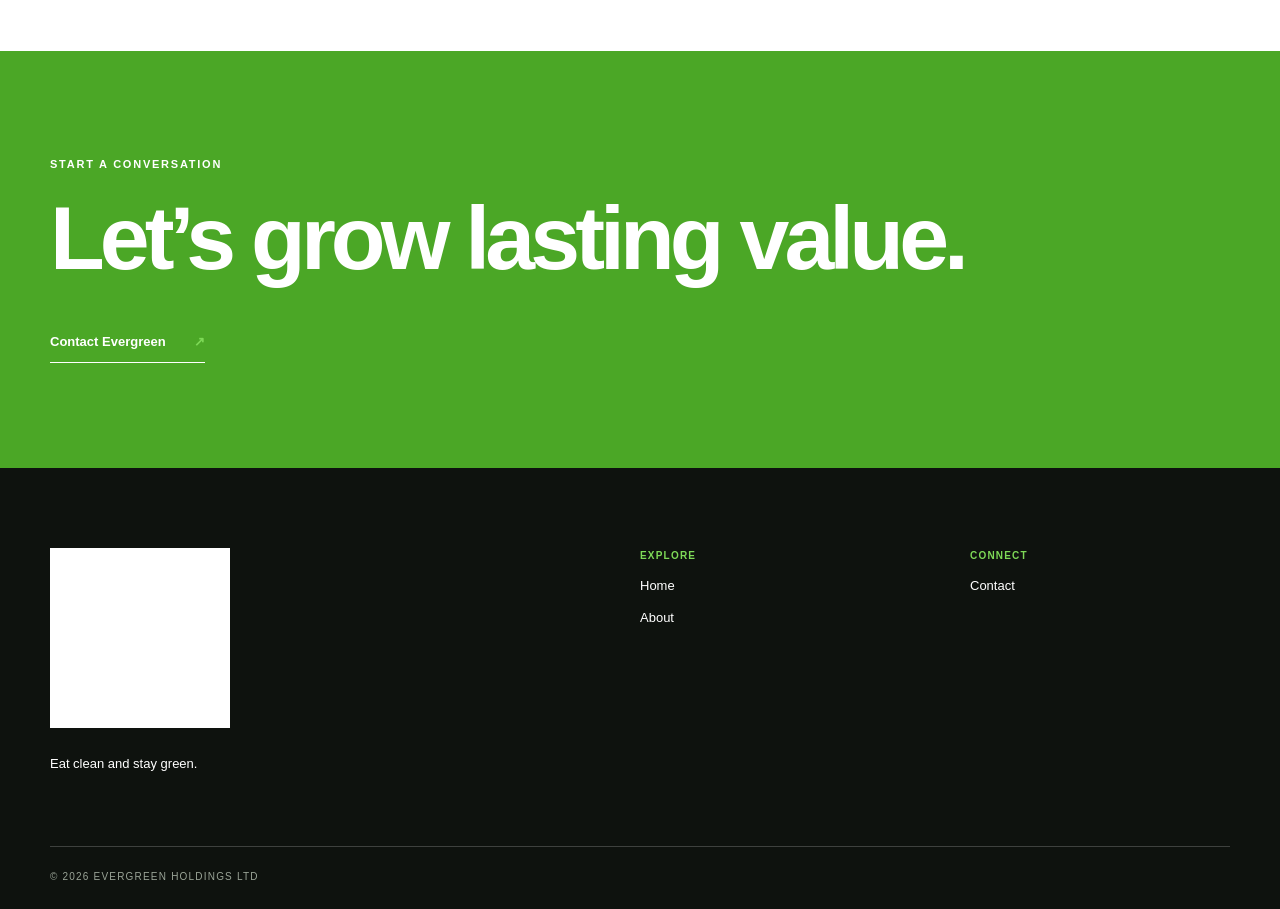
<file: partners.html>
<!doctype html><html lang="en"><head><meta charset="utf-8"><meta name="viewport" content="width=device-width,initial-scale=1"><title>Partners | Evergreen Holdings</title><link rel="stylesheet" href="style.css"></head><body><header class="site-header"><a class="brand" href="index.html"><img src="evergreen-logo.jpeg" alt="Evergreen Holdings Ltd"></a><nav><a href="about.html">About</a><a href="companies.html">Our companies</a><a href="sustainability.html">Sustainability</a><a class="active" href="partners.html">Partners</a><a href="newsroom.html">Newsroom</a></nav><a class="contact-pill" href="contact.html">Contact <span>↗</span></a></header><main><section class="page-hero shell"><p class="eyebrow">Investors & partners</p><h1>Partnering to build durable agricultural value.</h1><p>Evergreen brings together focused governance, modern infrastructure and scalable production systems in one of Africa’s most dynamic agricultural markets.</p></section><section class="split shell"><h2>Why Evergreen.</h2><div><h3>Integrated platform</h3><p>Production, water, energy, soil, packhouse and cold-chain systems are designed to work as one.</p><h3>Clear operating focus</h3><p>High-value crops, disciplined execution and quality standards built for domestic and export markets.</p><h3>Growth with purpose</h3><p>Commercial scale pursued alongside resource efficiency, soil health and long-term resilience.</p></div></section><section class="partner-strip shell"><span>Strategic capital</span><span>Technical expertise</span><span>Market access</span><span>Infrastructure</span></section><section class="cta"><div class="shell"><p class="eyebrow light">Start a conversation</p><h2>Let’s grow lasting value.</h2><a class="line-link light" href="contact.html">Contact Evergreen <b>↗</b></a></div></section></main><footer><div class="shell footer-grid"><div><img src="evergreen-logo.jpeg" alt=""><p>Eat clean and stay green.</p></div><div><b>Explore</b><a href="index.html">Home</a><a href="about.html">About</a></div><div><b>Connect</b><a href="contact.html">Contact</a></div></div><div class="shell copyright">© 2026 Evergreen Holdings Ltd</div></footer></body></html>
</file>
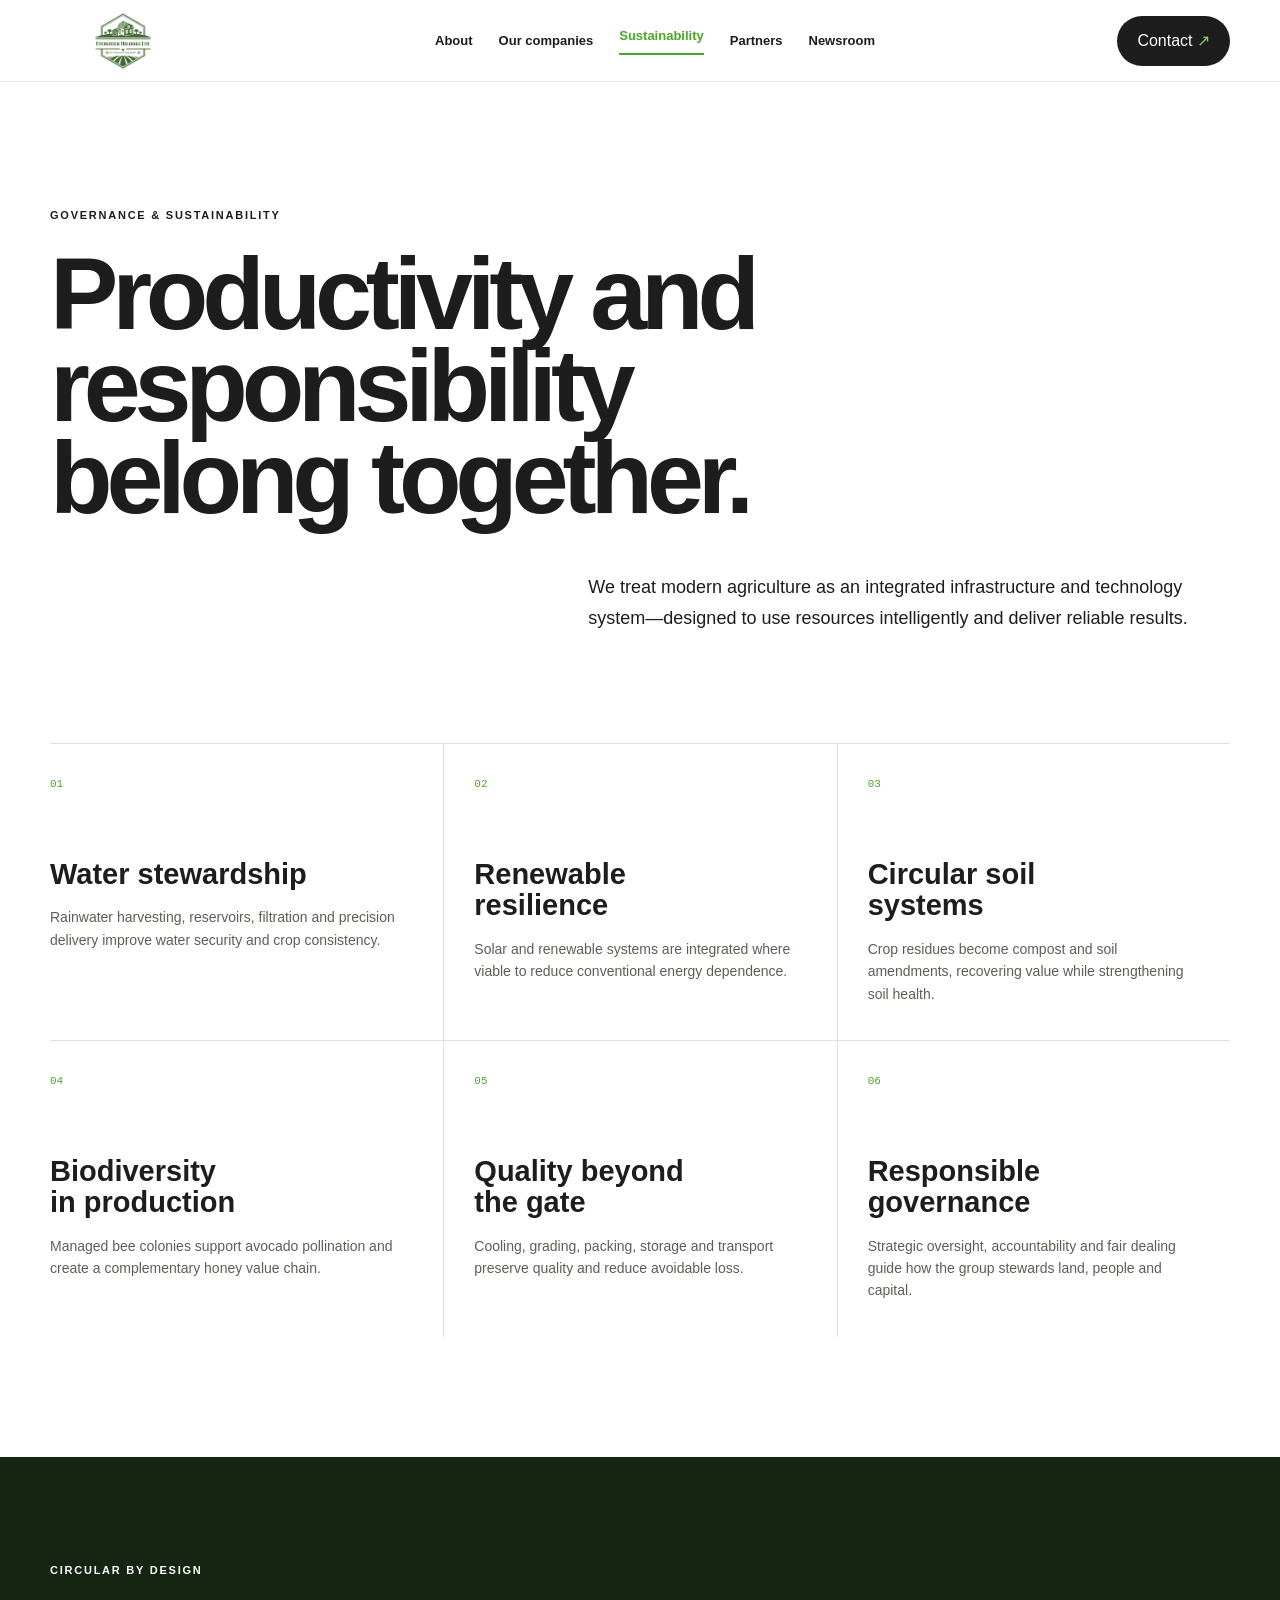
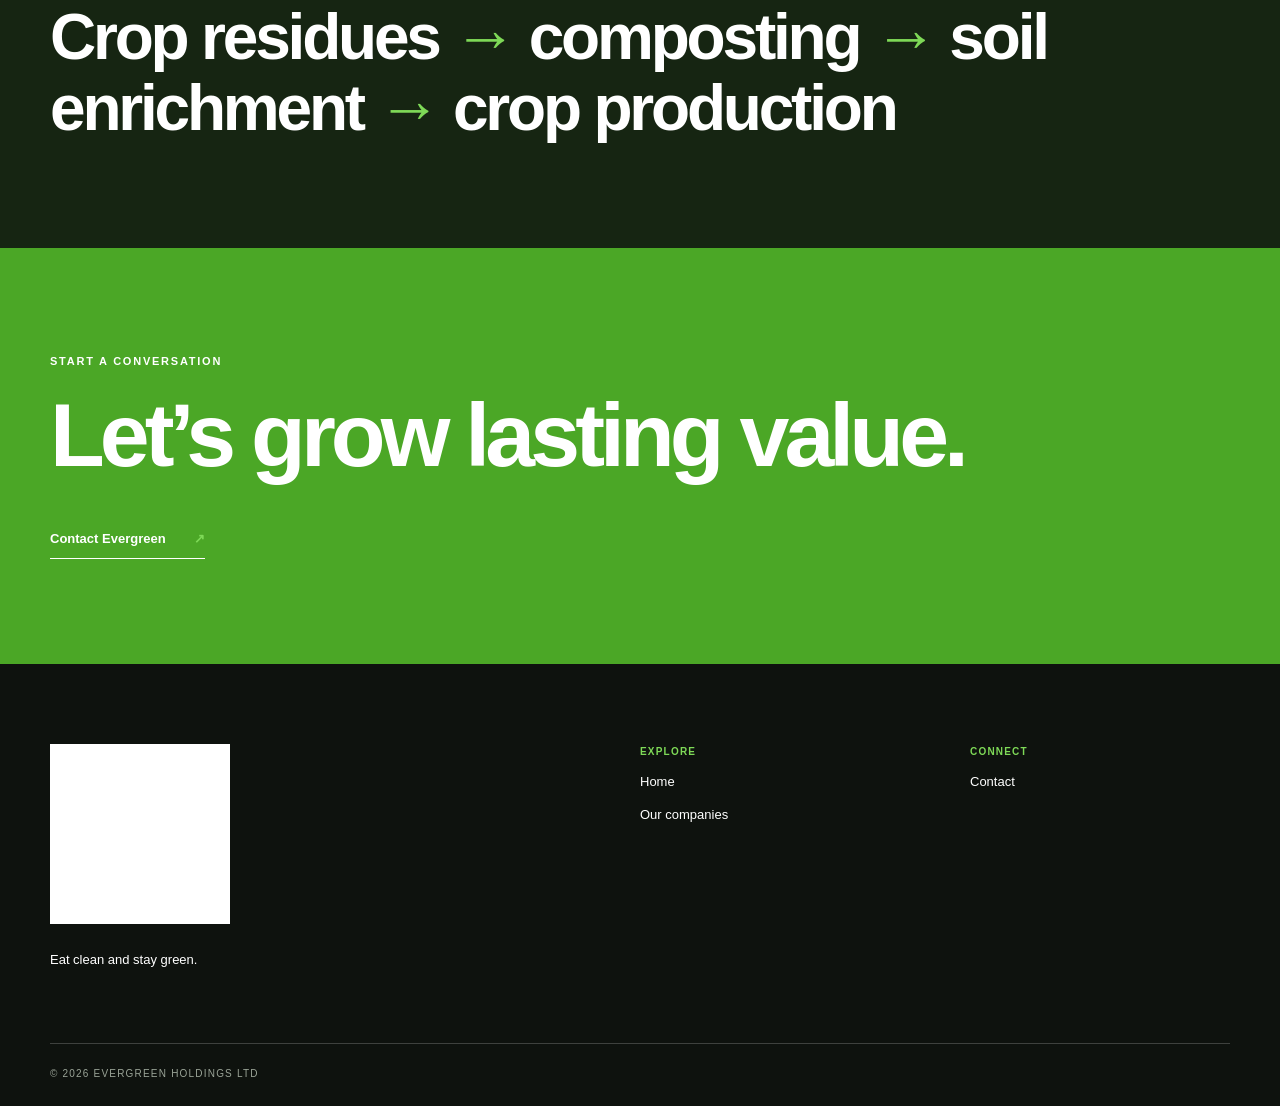
<file: sustainability.html>
<!doctype html><html lang="en"><head><meta charset="utf-8"><meta name="viewport" content="width=device-width,initial-scale=1"><title>Sustainability | Evergreen Holdings</title><link rel="stylesheet" href="style.css"></head><body><header class="site-header"><a class="brand" href="index.html"><img src="evergreen-logo.jpeg" alt="Evergreen Holdings Ltd"></a><nav><a href="about.html">About</a><a href="companies.html">Our companies</a><a class="active" href="sustainability.html">Sustainability</a><a href="partners.html">Partners</a><a href="newsroom.html">Newsroom</a></nav><a class="contact-pill" href="contact.html">Contact <span>↗</span></a></header><main><section class="page-hero shell"><p class="eyebrow">Governance & sustainability</p><h1>Productivity and responsibility belong together.</h1><p>We treat modern agriculture as an integrated infrastructure and technology system—designed to use resources intelligently and deliver reliable results.</p></section><section class="pillar-page shell"><article><span>01</span><h2>Water stewardship</h2><p>Rainwater harvesting, reservoirs, filtration and precision delivery improve water security and crop consistency.</p></article><article><span>02</span><h2>Renewable resilience</h2><p>Solar and renewable systems are integrated where viable to reduce conventional energy dependence.</p></article><article><span>03</span><h2>Circular soil systems</h2><p>Crop residues become compost and soil amendments, recovering value while strengthening soil health.</p></article><article><span>04</span><h2>Biodiversity in production</h2><p>Managed bee colonies support avocado pollination and create a complementary honey value chain.</p></article><article><span>05</span><h2>Quality beyond the gate</h2><p>Cooling, grading, packing, storage and transport preserve quality and reduce avoidable loss.</p></article><article><span>06</span><h2>Responsible governance</h2><p>Strategic oversight, accountability and fair dealing guide how the group stewards land, people and capital.</p></article></section><section class="cycle"><div class="shell"><p class="eyebrow light">Circular by design</p><h2>Crop residues <b>→</b> composting <b>→</b> soil enrichment <b>→</b> crop production</h2></div></section><section class="cta"><div class="shell"><p class="eyebrow light">Start a conversation</p><h2>Let’s grow lasting value.</h2><a class="line-link light" href="contact.html">Contact Evergreen <b>↗</b></a></div></section></main><footer><div class="shell footer-grid"><div><img src="evergreen-logo.jpeg" alt=""><p>Eat clean and stay green.</p></div><div><b>Explore</b><a href="index.html">Home</a><a href="companies.html">Our companies</a></div><div><b>Connect</b><a href="contact.html">Contact</a></div></div><div class="shell copyright">© 2026 Evergreen Holdings Ltd</div></footer></body></html>
</file>
<file: style.css>
:root{--green:#2e6417;--green2:#4ba726;--lime:#7ed957;--soft:#f7f9f5;--ink:#1d1d1d;--line:#dbe4d6}*{box-sizing:border-box}html{scroll-behavior:smooth}body{margin:0;color:var(--ink);font-family:Arial,Helvetica,sans-serif}a{color:inherit;text-decoration:none}.shell{width:min(100% - 48px,1320px);margin:auto}.eyebrow{text-transform:uppercase;letter-spacing:.16em;font-size:11px;font-weight:700;margin:0 0 24px}.light{color:#fff}.site-header{height:82px;padding:0 28px;display:grid;grid-template-columns:220px 1fr 170px;align-items:center;background:#fff;position:sticky;top:0;z-index:10;border-bottom:1px solid #e5ebe2}.brand{width:145px;height:64px}.brand img{width:100%;height:100%;object-fit:contain}.site-header nav{display:flex;justify-content:center;gap:28px;font-size:13px;font-weight:700}.site-header nav a:hover{color:var(--green2)}.contact-pill{justify-self:end;padding:13px 20px;border-radius:30px;background:var(--ink);color:#fff}.contact-pill span,.line-link b{color:var(--lime)}
.hero{height:calc(100vh - 82px);min-height:650px;color:#fff;background:url('evergreen-hero.png') center/cover;position:relative;display:flex;align-items:flex-end}.hero-shade{position:absolute;inset:0;background:linear-gradient(90deg,rgba(8,25,6,.78),rgba(0,0,0,.06) 75%)}.hero-content{position:relative;padding-bottom:85px}.hero h1{font-size:clamp(58px,8.2vw,126px);letter-spacing:-.065em;line-height:.85;max-width:1000px;margin:0}.hero-content>p:not(.eyebrow){font-size:18px;line-height:1.55;max-width:620px;margin:36px 0}.line-link{display:inline-flex;gap:28px;font-size:13px;font-weight:700;padding-bottom:10px;border-bottom:1px solid}.line-link:not(.light) b{color:var(--green2)}
.platform{display:grid;grid-template-columns:1.2fr .8fr;gap:100px;align-items:center;padding:140px 0 120px}.marker{display:inline-block;background:linear-gradient(transparent 28%,rgba(75,167,38,.62) 28%,rgba(75,167,38,.62) 88%,transparent 88%);font-weight:700;padding:0 3px}.platform-copy h2{display:table;font-size:clamp(48px,5vw,74px);letter-spacing:-.05em;margin:20px 0 28px;padding-bottom:8px;border-bottom:3px solid}.platform-copy>p:not(.marker){font-size:17px;line-height:1.7;max-width:760px}.button{display:inline-block;margin-top:25px;padding:14px 20px;background:var(--green2);color:#fff;border-radius:5px;font-weight:700;font-size:14px}.platform-image{height:500px;background:linear-gradient(0deg,rgba(14,35,8,.45),transparent 58%),url('evergreen-hero.png') 72% center/cover;border-radius:4px;position:relative}.platform-image span{position:absolute;left:24px;bottom:24px;color:#fff;text-transform:uppercase;letter-spacing:.14em;font-size:10px;line-height:1.6}.editorial{display:grid;grid-template-columns:1fr 1fr;gap:110px;align-items:center;padding:40px 0 140px}.editorial img{width:100%;height:520px;object-fit:cover;border-radius:4px}.editorial h2,.section-title h2,.wide-title{font-size:clamp(44px,5vw,74px);line-height:1.02;letter-spacing:-.05em;margin:0 0 28px}.editorial div>p:not(.eyebrow),.prose p{font-size:17px;line-height:1.7}
.crop-band,.green-section{background:var(--green);color:#fff;padding:76px 0 100px}.section-head{display:flex;justify-content:space-between}.crop-grid{display:grid;grid-template-columns:repeat(4,1fr);border-top:1px solid #ffffff66}.crop-grid article{min-height:300px;padding:26px 24px;border-right:1px solid #ffffff44;display:flex;flex-direction:column}.crop-grid article:first-child{border-left:1px solid #ffffff44}.crop-grid span,.pillars span,.company-cards span{color:var(--lime);font:11px monospace}.crop-grid h3{font-size:30px;margin:auto 0 18px}.crop-grid p{font-size:14px;line-height:1.55;color:#dfeada}.section{display:grid;grid-template-columns:1.2fr 1fr;gap:110px;padding:130px 0;border-bottom:1px solid var(--line)}.prose{align-self:end}.two-up{display:grid;grid-template-columns:1fr 1fr;gap:100px}.two-up article{border-top:1px solid #ffffff66;padding-top:25px}.two-up h2{font-size:45px;letter-spacing:-.04em;line-height:1}.two-up p:last-child{line-height:1.65;color:#dfeada}.company-cards{display:grid;grid-template-columns:1fr 1fr;gap:30px}.company-cards article{background:var(--soft);padding:35px}.company-cards h3{font-size:28px}.company-cards p{line-height:1.6}.soft-section{background:var(--soft);padding:130px 0}.wide-title{max-width:950px}.pillars{display:grid;grid-template-columns:repeat(4,1fr);margin-top:80px}.pillars article{border-top:1px solid var(--line);padding:25px 28px 25px 0}.pillars h3{margin-top:60px;font-size:23px}.pillars p{font-size:14px;line-height:1.6;color:#596154}.news{padding:130px 0}.news article{max-width:900px;border-top:1px solid;padding-top:25px}.news h2{font-size:clamp(42px,5vw,70px);letter-spacing:-.05em;line-height:1;margin:60px 0 25px}.news p{line-height:1.65}.contact{background:#162512;color:#fff;padding:120px 0}.contact-grid{display:grid;grid-template-columns:1fr 1fr;gap:100px}.contact h2{font-size:clamp(50px,6vw,86px);letter-spacing:-.055em;line-height:.95;margin:0 0 40px}.contact form{display:grid;gap:24px}.contact label{display:flex;flex-direction:column;gap:8px;font-size:11px;text-transform:uppercase;letter-spacing:.12em}.contact input,.contact select,.contact textarea{border:0;border-bottom:1px solid #ffffff77;background:transparent;color:#fff;font:16px Arial;padding:12px 0}.contact option{color:#111}.contact button{border:0;background:var(--green2);color:#fff;padding:17px 20px;font-weight:700;display:flex;justify-content:space-between}footer{background:#0e120e;color:#fff;padding:80px 0 25px}.footer-grid{display:grid;grid-template-columns:2fr 1fr 1fr;gap:70px}.footer-grid>div{display:flex;flex-direction:column;gap:13px;font-size:13px}.footer-grid img{width:180px;filter:brightness(0) invert(1)}.footer-grid b{color:var(--lime);text-transform:uppercase;letter-spacing:.12em;font-size:10px}.copyright{border-top:1px solid #ffffff33;margin-top:60px;padding-top:22px;font-size:10px;color:#9aa497;text-transform:uppercase;letter-spacing:.12em}
@media(max-width:900px){.shell{width:min(100% - 32px,1320px)}.site-header{height:70px;grid-template-columns:1fr auto;padding:0 16px}.site-header nav{display:none}.brand{height:55px;width:125px}.hero{height:calc(100svh - 70px)}.hero h1{font-size:58px}.platform,.editorial,.section,.contact-grid{grid-template-columns:1fr;gap:55px}.platform{padding:90px 0}.editorial{padding-bottom:90px}.platform-image,.editorial img{height:420px}.crop-grid,.pillars{grid-template-columns:1fr 1fr}.two-up{grid-template-columns:1fr;gap:60px}.company-cards{grid-template-columns:1fr}.section,.soft-section,.news{padding-top:90px;padding-bottom:90px}}
@media(max-width:560px){.contact-pill{padding:11px 14px;font-size:12px}.hero h1{font-size:48px}.platform-copy h2,.editorial h2,.section-title h2,.wide-title{font-size:42px}.platform-image,.editorial img{height:330px}.crop-grid,.pillars{grid-template-columns:1fr}.crop-grid article{min-height:220px;border-left:1px solid #ffffff44}.footer-grid{grid-template-columns:1fr}}

/* Professional alignment refinement */
body{line-height:1.5}h1,h2,h3,p{max-width:100%;overflow-wrap:break-word}.shell{width:min(100% - 48px,1180px)}.site-header{padding-left:max(28px,calc((100vw - 1180px)/2));padding-right:max(28px,calc((100vw - 1180px)/2));grid-template-columns:180px 1fr 150px}.site-header nav{align-items:center;gap:26px;white-space:nowrap}
.platform{grid-template-columns:minmax(0,7fr) minmax(0,5fr);gap:72px;padding:128px 0 112px}.platform-copy h2{font-size:clamp(48px,5vw,70px);line-height:1.02;letter-spacing:-.045em}.platform-copy>p:not(.marker){max-width:650px;margin:0 0 18px}.platform-copy .button{margin-top:20px}.editorial{grid-template-columns:minmax(0,6fr) minmax(0,6fr);gap:72px;padding:32px 0 128px}.editorial img{height:500px}.editorial h2,.section-title h2,.wide-title{font-size:clamp(42px,4.8vw,68px);line-height:1.04;letter-spacing:-.045em}.editorial div>p:not(.eyebrow),.prose p{margin:0 0 20px}
.crop-grid article{min-height:280px}.crop-grid h3{font-size:28px;line-height:1.1;margin:58px 0 16px}.crop-grid p{margin:0}.section{grid-template-columns:minmax(0,5fr) minmax(0,7fr);gap:80px;align-items:start;padding:120px 0}.section-title h2{max-width:520px}.prose{align-self:start;padding-top:39px;max-width:650px}.two-up{gap:72px}.two-up h2{font-size:42px;line-height:1.06;margin:55px 0 22px;max-width:520px}.two-up p:last-child{max-width:530px}.company-cards{gap:24px}.company-cards article{padding:34px;min-height:290px}.company-cards h3{font-size:26px;line-height:1.15;margin:58px 0 16px}.company-cards p{margin:0}.soft-section{padding:120px 0}.wide-title{max-width:900px}.pillars{margin-top:72px}.pillars article{padding:25px 24px 25px 0;min-height:270px}.pillars h3{margin:58px 0 15px;font-size:22px;line-height:1.18}.pillars p{margin:0}.news{padding:120px 0}.news h2{font-size:clamp(42px,5vw,68px);line-height:1.03;letter-spacing:-.045em;margin:54px 0 25px}.contact{padding:112px 0}.contact-grid{grid-template-columns:minmax(0,5fr) minmax(0,7fr);gap:80px;align-items:start}.contact h2{font-size:clamp(50px,6vw,80px);line-height:.98;max-width:520px}.footer-grid>div{align-items:flex-start}
@media(max-width:900px){.shell{width:min(100% - 32px,1180px)}.site-header{padding:0 16px;grid-template-columns:1fr auto}.platform,.editorial,.section,.contact-grid{grid-template-columns:1fr;gap:52px}.platform{padding:88px 0}.editorial{padding:20px 0 88px}.section{padding:88px 0}.prose{padding-top:0}.platform-image,.editorial img{height:420px}}
@media(max-width:560px){.platform-copy h2,.editorial h2,.section-title h2,.wide-title{font-size:40px}.platform-image,.editorial img{height:330px}.crop-grid article{min-height:220px}.crop-grid h3,.company-cards h3,.pillars h3{margin-top:42px}.two-up h2{font-size:36px}}

/* Multi-page website */
.site-header nav a.active{color:var(--green2);border-bottom:2px solid var(--green2);padding-bottom:7px}.page-hero{padding:125px 0 110px}.page-hero h1{font-size:clamp(60px,8vw,112px);line-height:.9;letter-spacing:-.06em;margin:0;max-width:1050px}.page-hero>p:last-child{font-size:18px;line-height:1.7;max-width:620px;margin:55px 0 0 auto}.split{display:grid;grid-template-columns:minmax(0,6fr) minmax(0,5fr);gap:100px;align-items:start;padding:110px 0;border-top:1px solid var(--line)}.split h2{font-size:clamp(42px,5vw,68px);line-height:1;letter-spacing:-.05em;margin:0;max-width:610px}.split>div{padding-top:5px}.split p{font-size:17px;line-height:1.7;margin:0 0 25px}.split h3{font-size:22px;margin:0 0 8px}.split h3:not(:first-child){margin-top:35px}.values{padding:120px 0}.values>h2{font-size:68px;letter-spacing:-.05em;margin:0 0 60px}.values>div{display:grid;grid-template-columns:1fr 1fr;column-gap:60px}.values article{display:grid;grid-template-columns:55px 1fr;align-items:center;border-top:1px solid var(--line);padding:22px 0}.values article span,.pillar-page span,.systems-grid span{font:11px monospace;color:var(--green2)}.values h3{margin:0;font-size:19px}.cta{background:var(--green2);color:#fff;padding:105px 0}.cta h2{font-size:clamp(54px,7vw,96px);line-height:.92;letter-spacing:-.055em;margin:0 0 50px;max-width:1100px}.home-systems{padding:125px 0}.home-systems>div:first-child{display:grid;grid-template-columns:4fr 8fr;gap:70px}.home-systems h2{font-size:clamp(48px,6vw,80px);line-height:.96;letter-spacing:-.05em;margin:0}.systems-grid{display:grid;grid-template-columns:repeat(4,1fr);margin-top:80px;border-top:1px solid var(--line)}.systems-grid article{padding:25px 25px 20px 0;min-height:240px;border-right:1px solid var(--line)}.systems-grid h3{font-size:27px;margin:65px 0 14px}.systems-grid p{font-size:14px;line-height:1.6;color:#596154}.company-story{display:grid;grid-template-columns:1fr 1fr;gap:80px;align-items:center;padding:110px 0}.company-copy h2{font-size:clamp(48px,5vw,72px);line-height:1.02;letter-spacing:-.05em;margin:20px 0 28px}.company-copy>p:not(.marker){font-size:17px;line-height:1.7;margin:0 0 28px}.company-photo{display:block;width:100%;height:520px;object-fit:cover;border-radius:4px;background:#e8eee5}.company-photo.orchard{background:linear-gradient(0deg,#19350d66,transparent),url('evergreen-hero.png') 70% center/cover}.pillar-page{display:grid;grid-template-columns:repeat(3,1fr);padding-bottom:120px}.pillar-page article{min-height:290px;padding:26px 30px 35px 0;border-top:1px solid var(--line)}.pillar-page article:nth-child(3n+2),.pillar-page article:nth-child(3n+3){padding-left:30px;border-left:1px solid var(--line)}.pillar-page h2{font-size:29px;line-height:1.08;margin:65px 0 16px}.pillar-page p{font-size:14px;line-height:1.6;color:#596154;margin:0}.cycle{background:#162512;color:#fff;padding:105px 0}.cycle h2{font-size:clamp(38px,5vw,72px);line-height:1.1;letter-spacing:-.05em;margin:0}.cycle b{color:var(--lime)}.partner-strip{display:grid;grid-template-columns:repeat(4,1fr);padding:75px 0 110px}.partner-strip span{font-size:20px;padding:25px;border-top:1px solid var(--line);border-right:1px solid var(--line)}.news-page{display:grid;grid-template-columns:2fr 1fr;gap:70px;padding:30px 0 130px}.news-page article{border-top:1px solid;padding-top:25px}.news-page article h2{font-size:clamp(42px,5vw,66px);line-height:1.02;letter-spacing:-.05em;margin:55px 0 25px}.news-page article>p:not(.eyebrow){font-size:17px;line-height:1.7;margin-bottom:30px}.news-page aside{background:var(--soft);padding:32px;align-self:start}.news-page aside span{font-size:11px;text-transform:uppercase;letter-spacing:.12em;color:var(--green2);font-weight:700}.news-page aside p{font-size:17px;line-height:1.6;margin:90px 0 0}.openings{display:grid;grid-template-columns:4fr 8fr;gap:70px;padding:75px 0 120px;border-top:1px solid var(--line)}.openings h2{font-size:42px;letter-spacing:-.04em;margin:0 0 15px}.contact-page{display:grid;grid-template-columns:5fr 7fr;gap:90px;padding:30px 0 130px}.contact-page h2{font-size:52px;letter-spacing:-.05em}.contact-page>div>p:last-child{font-size:16px;line-height:1.7;max-width:420px}.contact-page form{display:grid;grid-template-columns:1fr 1fr;gap:26px 22px}.contact-page label{display:flex;flex-direction:column;gap:9px;font-size:11px;text-transform:uppercase;letter-spacing:.12em}.contact-page input,.contact-page select,.contact-page textarea{border:0;border-bottom:1px solid #aeb7aa;background:transparent;padding:12px 0;font:16px Arial;outline:none}.contact-page .wide{grid-column:1/-1}.contact-page button{grid-column:1/-1;border:0;background:var(--green);color:#fff;padding:17px 20px;display:flex;justify-content:space-between;font-weight:700}
@media(max-width:900px){.page-hero{padding:90px 0 75px}.page-hero>p:last-child{margin-top:40px}.split,.company-story,.news-page,.contact-page{grid-template-columns:1fr;gap:50px}.values>div{grid-template-columns:1fr}.home-systems>div:first-child{grid-template-columns:1fr}.systems-grid,.pillar-page{grid-template-columns:1fr 1fr}.pillar-page article:nth-child(3n+2),.pillar-page article:nth-child(3n+3){padding-left:0;border-left:0}.openings{grid-template-columns:1fr;gap:35px}.company-photo{height:420px}}
@media(max-width:560px){.page-hero h1{font-size:48px}.page-hero>p:last-child{font-size:16px}.split h2,.values>h2{font-size:40px}.systems-grid,.pillar-page{grid-template-columns:1fr}.systems-grid article{min-height:200px}.pillar-page article{min-height:240px}.partner-strip{grid-template-columns:1fr 1fr}.contact-page form{grid-template-columns:1fr}.contact-page .wide{grid-column:auto}.company-photo{height:340px}}

/* Consistent editorial alignment across every page */
main p{max-width:68ch}
.page-hero{display:grid;grid-template-columns:minmax(0,5fr) minmax(0,7fr);column-gap:80px;align-items:end}
.page-hero .eyebrow{grid-column:1/-1}
.page-hero h1{grid-column:1/-1;max-width:1040px;text-wrap:balance}
.page-hero>p:last-child{grid-column:2;margin:48px 0 0;max-width:600px}
.split{grid-template-columns:minmax(0,5fr) minmax(0,7fr);gap:80px}
.split h2,.company-copy h2,.news-page article h2,.openings h2{text-wrap:balance}
.split>div{max-width:650px}
.split p:last-child,.company-copy>p:last-of-type,.news-page article>p:last-of-type{margin-bottom:0}
.values>h2{line-height:1.02;text-wrap:balance}
.values article{min-height:72px}
.home-systems>div:first-child{grid-template-columns:minmax(0,5fr) minmax(0,7fr);gap:80px;align-items:start}
.home-systems>div:first-child>p{margin:4px 0 0;max-width:650px}
.systems-grid article:last-child{border-right:0}
.systems-grid h3{line-height:1.12;text-wrap:balance}
.company-story{grid-template-columns:minmax(0,6fr) minmax(0,6fr);gap:72px}
.company-copy{max-width:570px}
.company-story:nth-child(even) .company-copy{justify-self:end}
.pillar-page h2{max-width:280px;text-wrap:balance}
.partner-strip span{display:flex;align-items:center;min-height:100px;line-height:1.25}
.partner-strip span:first-child{border-left:1px solid var(--line)}
.news-page{grid-template-columns:minmax(0,8fr) minmax(280px,4fr);gap:72px}
.news-page article>p:not(.eyebrow){max-width:650px}
.openings{grid-template-columns:minmax(0,5fr) minmax(0,7fr);gap:80px;align-items:start}
.openings>div{max-width:650px}
.openings p{line-height:1.7}
.contact-page{grid-template-columns:minmax(0,5fr) minmax(0,7fr);gap:80px;align-items:start}
.contact-page h2{line-height:1.06;margin:20px 0 28px;text-wrap:balance}
.contact-page form{max-width:650px}
.cta h2{text-wrap:balance}

@media(max-width:900px){.page-hero{grid-template-columns:1fr}.page-hero>p:last-child{grid-column:1;margin-top:36px}.split,.company-story,.news-page,.contact-page,.openings{grid-template-columns:1fr;gap:44px}.home-systems>div:first-child{grid-template-columns:1fr;gap:32px}.company-copy,.contact-page form{max-width:none}.company-story:nth-child(even) .company-copy{justify-self:start}.news-page aside{width:100%}}
@media(max-width:560px){main p{max-width:none}.page-hero h1{line-height:.96}.page-hero>p:last-child{margin-top:28px}.partner-strip{grid-template-columns:1fr}.partner-strip span{min-height:72px;border-left:1px solid var(--line)}.values article{grid-template-columns:42px 1fr}.contact-page form{gap:22px}}

/* Our companies: headline and introduction share one aligned row */
.companies-hero{grid-template-columns:minmax(0,7fr) minmax(0,5fr);column-gap:72px;row-gap:40px;align-items:end}
.companies-hero h1{grid-column:1;max-width:720px;font-size:clamp(58px,6.2vw,88px)}
.companies-hero>p:last-child{grid-column:2;margin:0 0 5px;max-width:500px}
@media(max-width:900px){.companies-hero{grid-template-columns:1fr;row-gap:0}.companies-hero h1,.companies-hero>p:last-child{grid-column:1}.companies-hero>p:last-child{margin-top:32px}}
</file>
